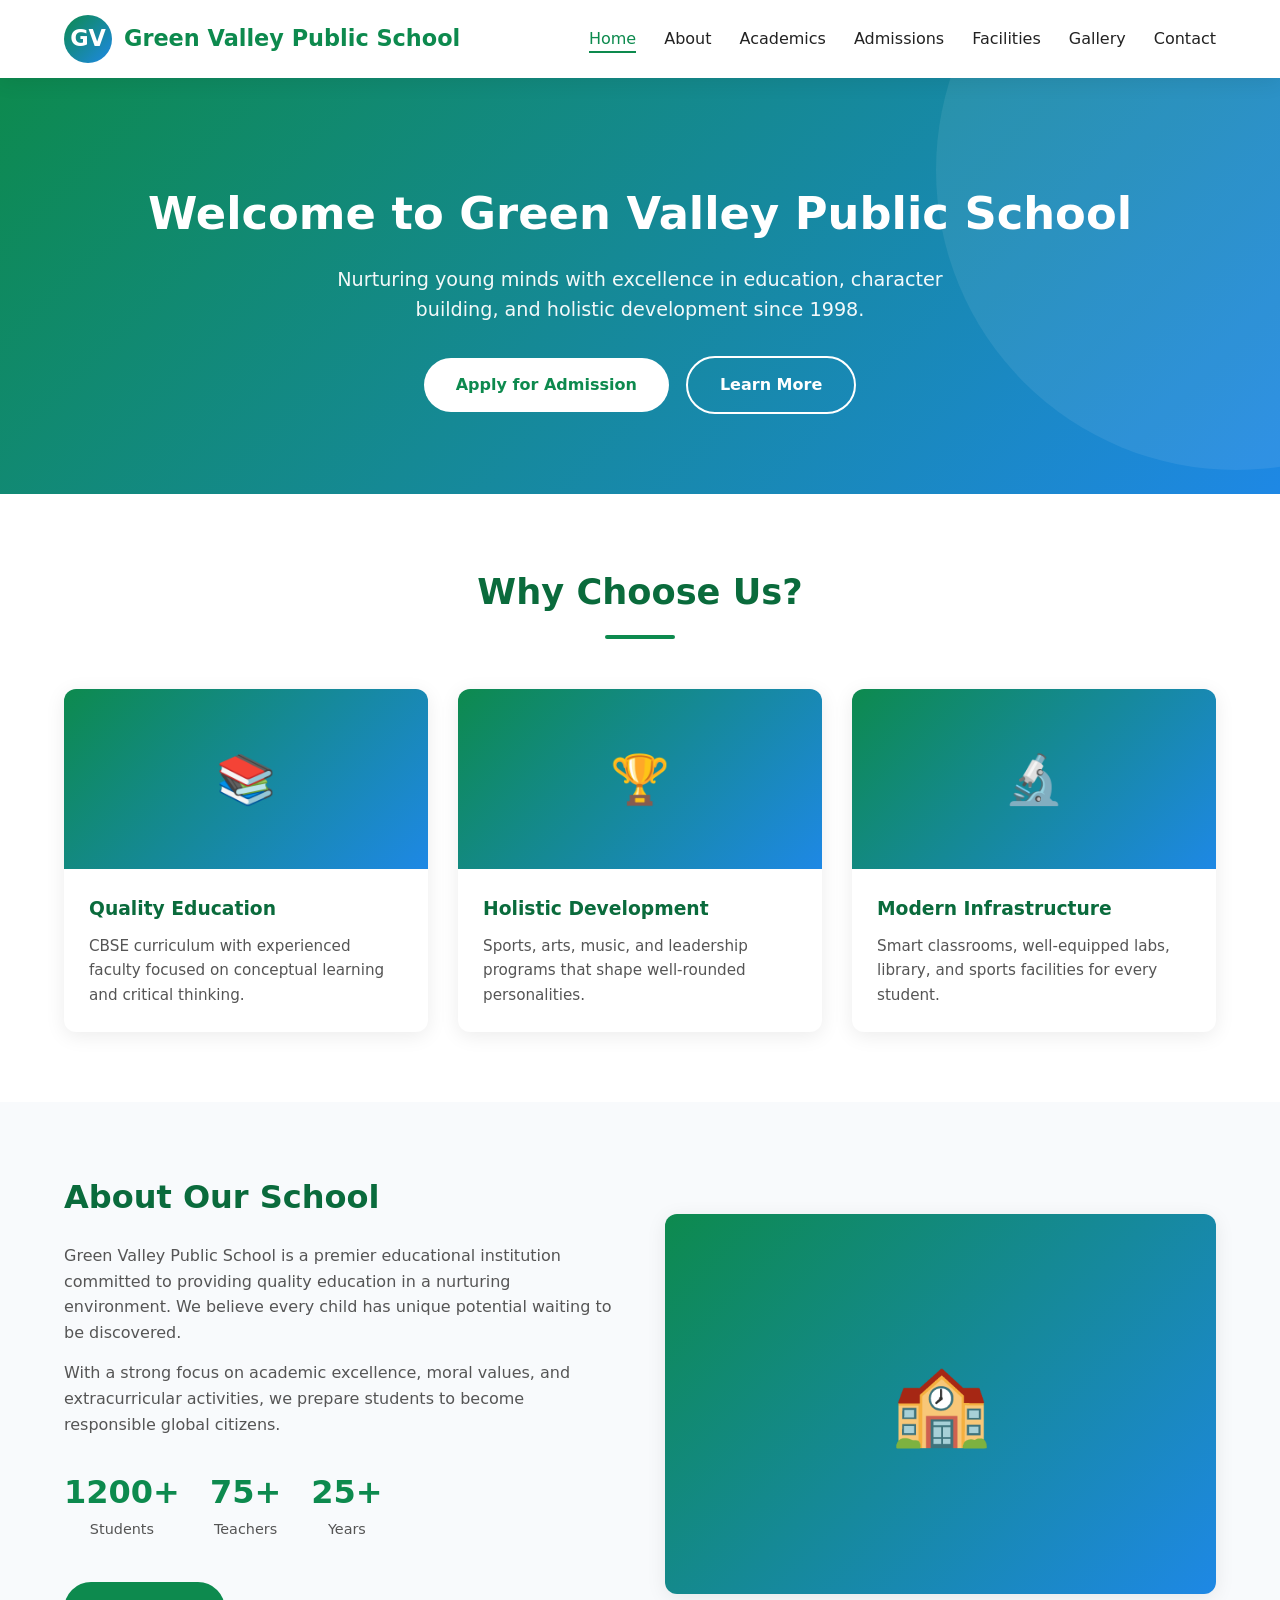
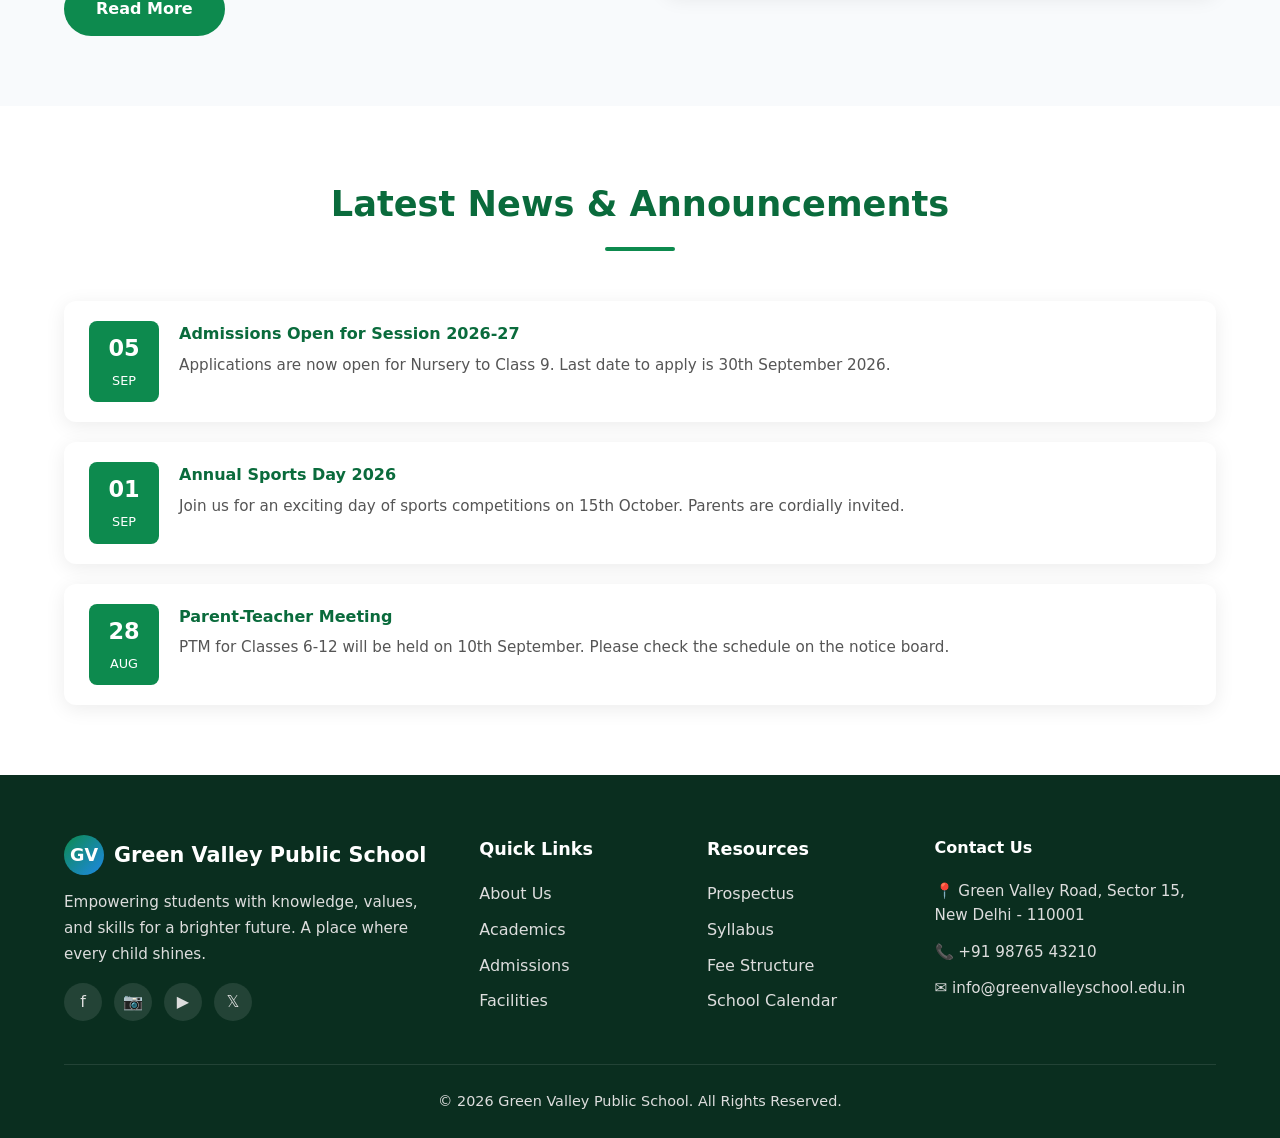
<file: index.html>
<!DOCTYPE html>
<html lang="en">
<head>
  <meta charset="UTF-8">
  <meta name="viewport" content="width=device-width, initial-scale=1.0">
  <title>Green Valley Public School | Home</title>
  <link rel="stylesheet" href="css/style.css">
</head>
<body>
  <!-- Header -->
  <header>
    <div class="container">
      <nav class="navbar">
        <a href="index.html" class="logo">
          <div class="logo-icon">GV</div>
          <span>Green Valley Public School</span>
        </a>
        <button class="menu-toggle">☰</button>
        <ul class="nav-links">
          <li><a href="index.html" class="active">Home</a></li>
          <li><a href="about.html">About</a></li>
          <li><a href="academics.html">Academics</a></li>
          <li><a href="admissions.html">Admissions</a></li>
          <li><a href="facilities.html">Facilities</a></li>
          <li><a href="gallery.html">Gallery</a></li>
          <li><a href="contact.html">Contact</a></li>
        </ul>
      </nav>
    </div>
  </header>

  <!-- Hero -->
  <section class="hero">
    <div class="container">
      <h1>Welcome to Green Valley Public School</h1>
      <p>Nurturing young minds with excellence in education, character building, and holistic development since 1998.</p>
      <div>
        <a href="admissions.html" class="btn btn-primary">Apply for Admission</a>
        <a href="about.html" class="btn btn-outline">Learn More</a>
      </div>
    </div>
  </section>

  <!-- Quick Features -->
  <section>
    <div class="container">
      <div class="section-title">
        <h2>Why Choose Us?</h2>
        <div class="line"></div>
      </div>
      <div class="cards">
        <div class="card">
          <div class="card-img">📚</div>
          <div class="card-body">
            <h3>Quality Education</h3>
            <p>CBSE curriculum with experienced faculty focused on conceptual learning and critical thinking.</p>
          </div>
        </div>
        <div class="card">
          <div class="card-img">🏆</div>
          <div class="card-body">
            <h3>Holistic Development</h3>
            <p>Sports, arts, music, and leadership programs that shape well-rounded personalities.</p>
          </div>
        </div>
        <div class="card">
          <div class="card-img">🔬</div>
          <div class="card-body">
            <h3>Modern Infrastructure</h3>
            <p>Smart classrooms, well-equipped labs, library, and sports facilities for every student.</p>
          </div>
        </div>
      </div>
    </div>
  </section>

  <!-- About Preview -->
  <section class="about-preview">
    <div class="container">
      <div class="about-grid">
        <div class="about-content">
          <h2>About Our School</h2>
          <p>Green Valley Public School is a premier educational institution committed to providing quality education in a nurturing environment. We believe every child has unique potential waiting to be discovered.</p>
          <p>With a strong focus on academic excellence, moral values, and extracurricular activities, we prepare students to become responsible global citizens.</p>
          <div class="stats">
            <div class="stat">
              <h3>1200+</h3>
              <p>Students</p>
            </div>
            <div class="stat">
              <h3>75+</h3>
              <p>Teachers</p>
            </div>
            <div class="stat">
              <h3>25+</h3>
              <p>Years</p>
            </div>
          </div>
          <br>
          <a href="about.html" class="btn btn-primary" style="background:var(--primary);color:white;">Read More</a>
        </div>
        <div class="about-img">🏫</div>
      </div>
    </div>
  </section>

  <!-- Latest News -->
  <section>
    <div class="container">
      <div class="section-title">
        <h2>Latest News & Announcements</h2>
        <div class="line"></div>
      </div>
      <div class="news-list">
        <div class="news-item">
          <div class="news-date">
            <span class="day">05</span>
            <span class="month">Sep</span>
          </div>
          <div class="news-content">
            <h4>Admissions Open for Session 2026-27</h4>
            <p>Applications are now open for Nursery to Class 9. Last date to apply is 30th September 2026.</p>
          </div>
        </div>
        <div class="news-item">
          <div class="news-date">
            <span class="day">01</span>
            <span class="month">Sep</span>
          </div>
          <div class="news-content">
            <h4>Annual Sports Day 2026</h4>
            <p>Join us for an exciting day of sports competitions on 15th October. Parents are cordially invited.</p>
          </div>
        </div>
        <div class="news-item">
          <div class="news-date">
            <span class="day">28</span>
            <span class="month">Aug</span>
          </div>
          <div class="news-content">
            <h4>Parent-Teacher Meeting</h4>
            <p>PTM for Classes 6-12 will be held on 10th September. Please check the schedule on the notice board.</p>
          </div>
        </div>
      </div>
    </div>
  </section>

  <!-- Footer -->
  <footer>
    <div class="container">
      <div class="footer-grid">
        <div class="footer-about">
          <div class="footer-logo">
            <div class="logo-icon" style="width:40px;height:40px;font-size:1.1rem;">GV</div>
            Green Valley Public School
          </div>
          <p>Empowering students with knowledge, values, and skills for a brighter future. A place where every child shines.</p>
          <div class="socials">
            <a href="#" title="Facebook">f</a>
            <a href="#" title="Instagram">📷</a>
            <a href="#" title="YouTube">▶</a>
            <a href="#" title="Twitter">𝕏</a>
          </div>
        </div>
        <div class="footer-links">
          <h4>Quick Links</h4>
          <ul>
            <li><a href="about.html">About Us</a></li>
            <li><a href="academics.html">Academics</a></li>
            <li><a href="admissions.html">Admissions</a></li>
            <li><a href="facilities.html">Facilities</a></li>
          </ul>
        </div>
        <div class="footer-links">
          <h4>Resources</h4>
          <ul>
            <li><a href="#">Prospectus</a></li>
            <li><a href="#">Syllabus</a></li>
            <li><a href="#">Fee Structure</a></li>
            <li><a href="#">School Calendar</a></li>
          </ul>
        </div>
        <div class="footer-contact">
          <h4 style="color:white;margin-bottom:18px;">Contact Us</h4>
          <p>📍 Green Valley Road, Sector 15, New Delhi - 110001</p>
          <p>📞 +91 98765 43210</p>
          <p>✉️ info@greenvalleyschool.edu.in</p>
        </div>
      </div>
      <div class="footer-bottom">
        <p>&copy; 2026 Green Valley Public School. All Rights Reserved.</p>
      </div>
    </div>
  </footer>

  <script src="js/script.js"></script>
</body>
</html>
</file>
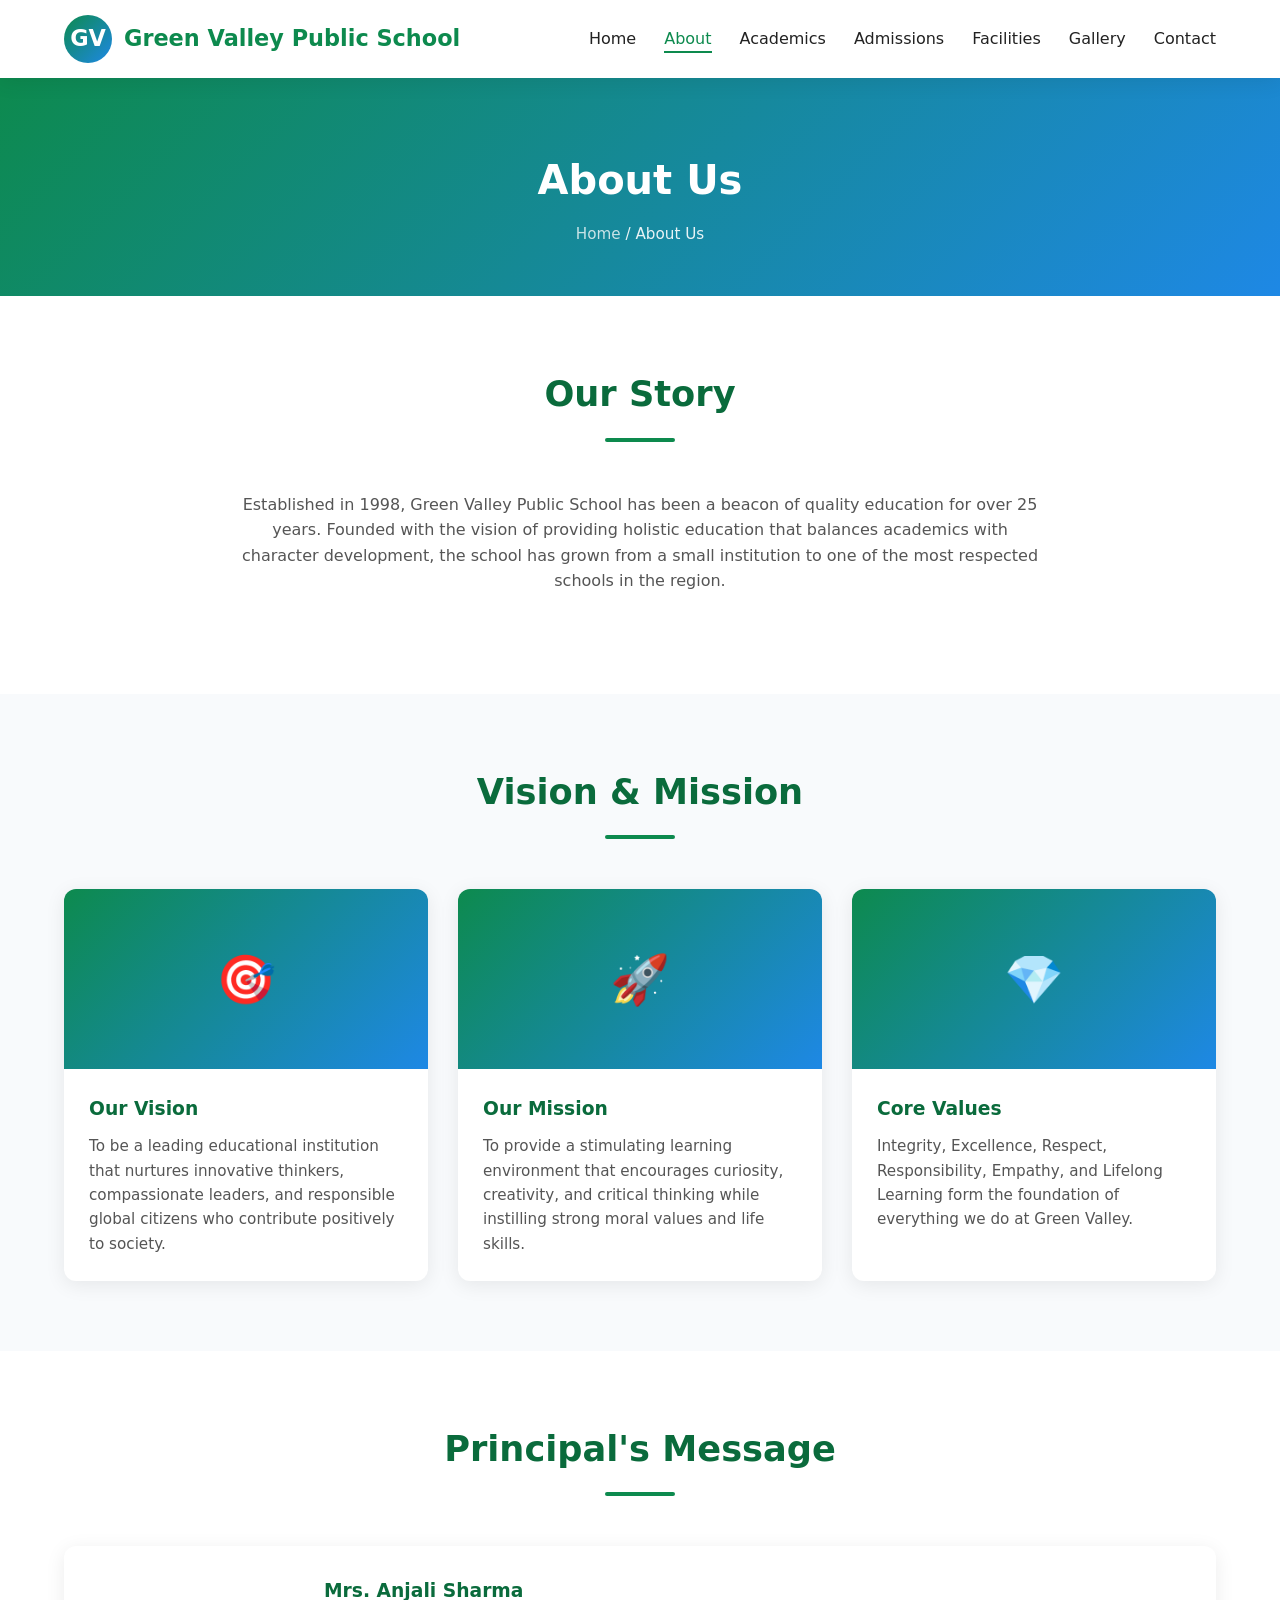
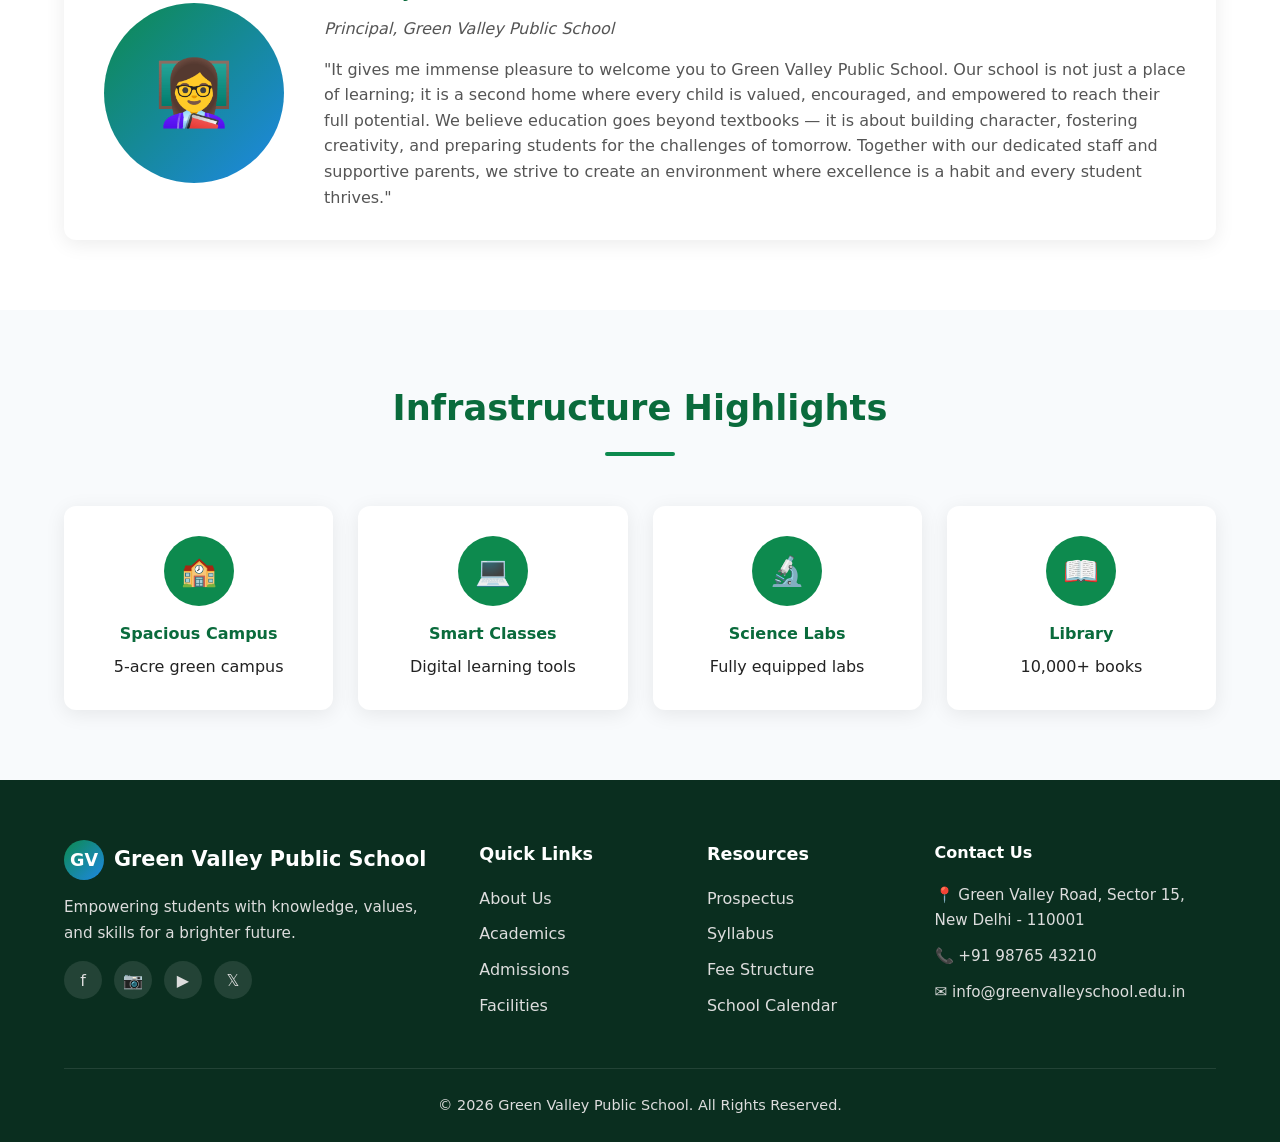
<file: about.html>
<!DOCTYPE html>
<html lang="en">
<head>
  <meta charset="UTF-8">
  <meta name="viewport" content="width=device-width, initial-scale=1.0">
  <title>About Us | Green Valley Public School</title>
  <link rel="stylesheet" href="css/style.css">
</head>
<body>
  <header>
    <div class="container">
      <nav class="navbar">
        <a href="index.html" class="logo">
          <div class="logo-icon">GV</div>
          <span>Green Valley Public School</span>
        </a>
        <button class="menu-toggle">☰</button>
        <ul class="nav-links">
          <li><a href="index.html">Home</a></li>
          <li><a href="about.html" class="active">About</a></li>
          <li><a href="academics.html">Academics</a></li>
          <li><a href="admissions.html">Admissions</a></li>
          <li><a href="facilities.html">Facilities</a></li>
          <li><a href="gallery.html">Gallery</a></li>
          <li><a href="contact.html">Contact</a></li>
        </ul>
      </nav>
    </div>
  </header>

  <section class="page-header">
    <div class="container">
      <h1>About Us</h1>
      <div class="breadcrumb"><a href="index.html">Home</a> / About Us</div>
    </div>
  </section>

  <section>
    <div class="container">
      <div class="section-title">
        <h2>Our Story</h2>
        <div class="line"></div>
      </div>
      <p style="max-width:800px;margin:0 auto 30px;text-align:center;color:var(--text-light);">
        Established in 1998, Green Valley Public School has been a beacon of quality education for over 25 years. 
        Founded with the vision of providing holistic education that balances academics with character development, 
        the school has grown from a small institution to one of the most respected schools in the region.
      </p>
    </div>
  </section>

  <section class="about-preview">
    <div class="container">
      <div class="section-title">
        <h2>Vision & Mission</h2>
        <div class="line"></div>
      </div>
      <div class="cards">
        <div class="card">
          <div class="card-img">🎯</div>
          <div class="card-body">
            <h3>Our Vision</h3>
            <p>To be a leading educational institution that nurtures innovative thinkers, compassionate leaders, and responsible global citizens who contribute positively to society.</p>
          </div>
        </div>
        <div class="card">
          <div class="card-img">🚀</div>
          <div class="card-body">
            <h3>Our Mission</h3>
            <p>To provide a stimulating learning environment that encourages curiosity, creativity, and critical thinking while instilling strong moral values and life skills.</p>
          </div>
        </div>
        <div class="card">
          <div class="card-img">💎</div>
          <div class="card-body">
            <h3>Core Values</h3>
            <p>Integrity, Excellence, Respect, Responsibility, Empathy, and Lifelong Learning form the foundation of everything we do at Green Valley.</p>
          </div>
        </div>
      </div>
    </div>
  </section>

  <section>
    <div class="container">
      <div class="section-title">
        <h2>Principal's Message</h2>
        <div class="line"></div>
      </div>
      <div class="principal-box">
        <div class="principal-photo">👩‍🏫</div>
        <div>
          <h3 style="color:var(--primary-dark);margin-bottom:10px;">Mrs. Anjali Sharma</h3>
          <p style="color:var(--text-light);margin-bottom:15px;font-style:italic;">Principal, Green Valley Public School</p>
          <p style="color:var(--text-light);">
            "It gives me immense pleasure to welcome you to Green Valley Public School. Our school is not just a place of learning; 
            it is a second home where every child is valued, encouraged, and empowered to reach their full potential. 
            We believe education goes beyond textbooks — it is about building character, fostering creativity, and preparing 
            students for the challenges of tomorrow. Together with our dedicated staff and supportive parents, we strive to 
            create an environment where excellence is a habit and every student thrives."
          </p>
        </div>
      </div>
    </div>
  </section>

  <section class="about-preview">
    <div class="container">
      <div class="section-title">
        <h2>Infrastructure Highlights</h2>
        <div class="line"></div>
      </div>
      <div class="facility-grid">
        <div class="facility-item">
          <div class="facility-icon">🏫</div>
          <h4>Spacious Campus</h4>
          <p>5-acre green campus</p>
        </div>
        <div class="facility-item">
          <div class="facility-icon">💻</div>
          <h4>Smart Classes</h4>
          <p>Digital learning tools</p>
        </div>
        <div class="facility-item">
          <div class="facility-icon">🔬</div>
          <h4>Science Labs</h4>
          <p>Fully equipped labs</p>
        </div>
        <div class="facility-item">
          <div class="facility-icon">📖</div>
          <h4>Library</h4>
          <p>10,000+ books</p>
        </div>
      </div>
    </div>
  </section>

  <footer>
    <div class="container">
      <div class="footer-grid">
        <div class="footer-about">
          <div class="footer-logo">
            <div class="logo-icon" style="width:40px;height:40px;font-size:1.1rem;">GV</div>
            Green Valley Public School
          </div>
          <p>Empowering students with knowledge, values, and skills for a brighter future.</p>
          <div class="socials">
            <a href="#">f</a>
            <a href="#">📷</a>
            <a href="#">▶</a>
            <a href="#">𝕏</a>
          </div>
        </div>
        <div class="footer-links">
          <h4>Quick Links</h4>
          <ul>
            <li><a href="about.html">About Us</a></li>
            <li><a href="academics.html">Academics</a></li>
            <li><a href="admissions.html">Admissions</a></li>
            <li><a href="facilities.html">Facilities</a></li>
          </ul>
        </div>
        <div class="footer-links">
          <h4>Resources</h4>
          <ul>
            <li><a href="#">Prospectus</a></li>
            <li><a href="#">Syllabus</a></li>
            <li><a href="#">Fee Structure</a></li>
            <li><a href="#">School Calendar</a></li>
          </ul>
        </div>
        <div class="footer-contact">
          <h4 style="color:white;margin-bottom:18px;">Contact Us</h4>
          <p>📍 Green Valley Road, Sector 15, New Delhi - 110001</p>
          <p>📞 +91 98765 43210</p>
          <p>✉️ info@greenvalleyschool.edu.in</p>
        </div>
      </div>
      <div class="footer-bottom">
        <p>&copy; 2026 Green Valley Public School. All Rights Reserved.</p>
      </div>
    </div>
  </footer>
  <script src="js/script.js"></script>
</body>
</html>
</file>
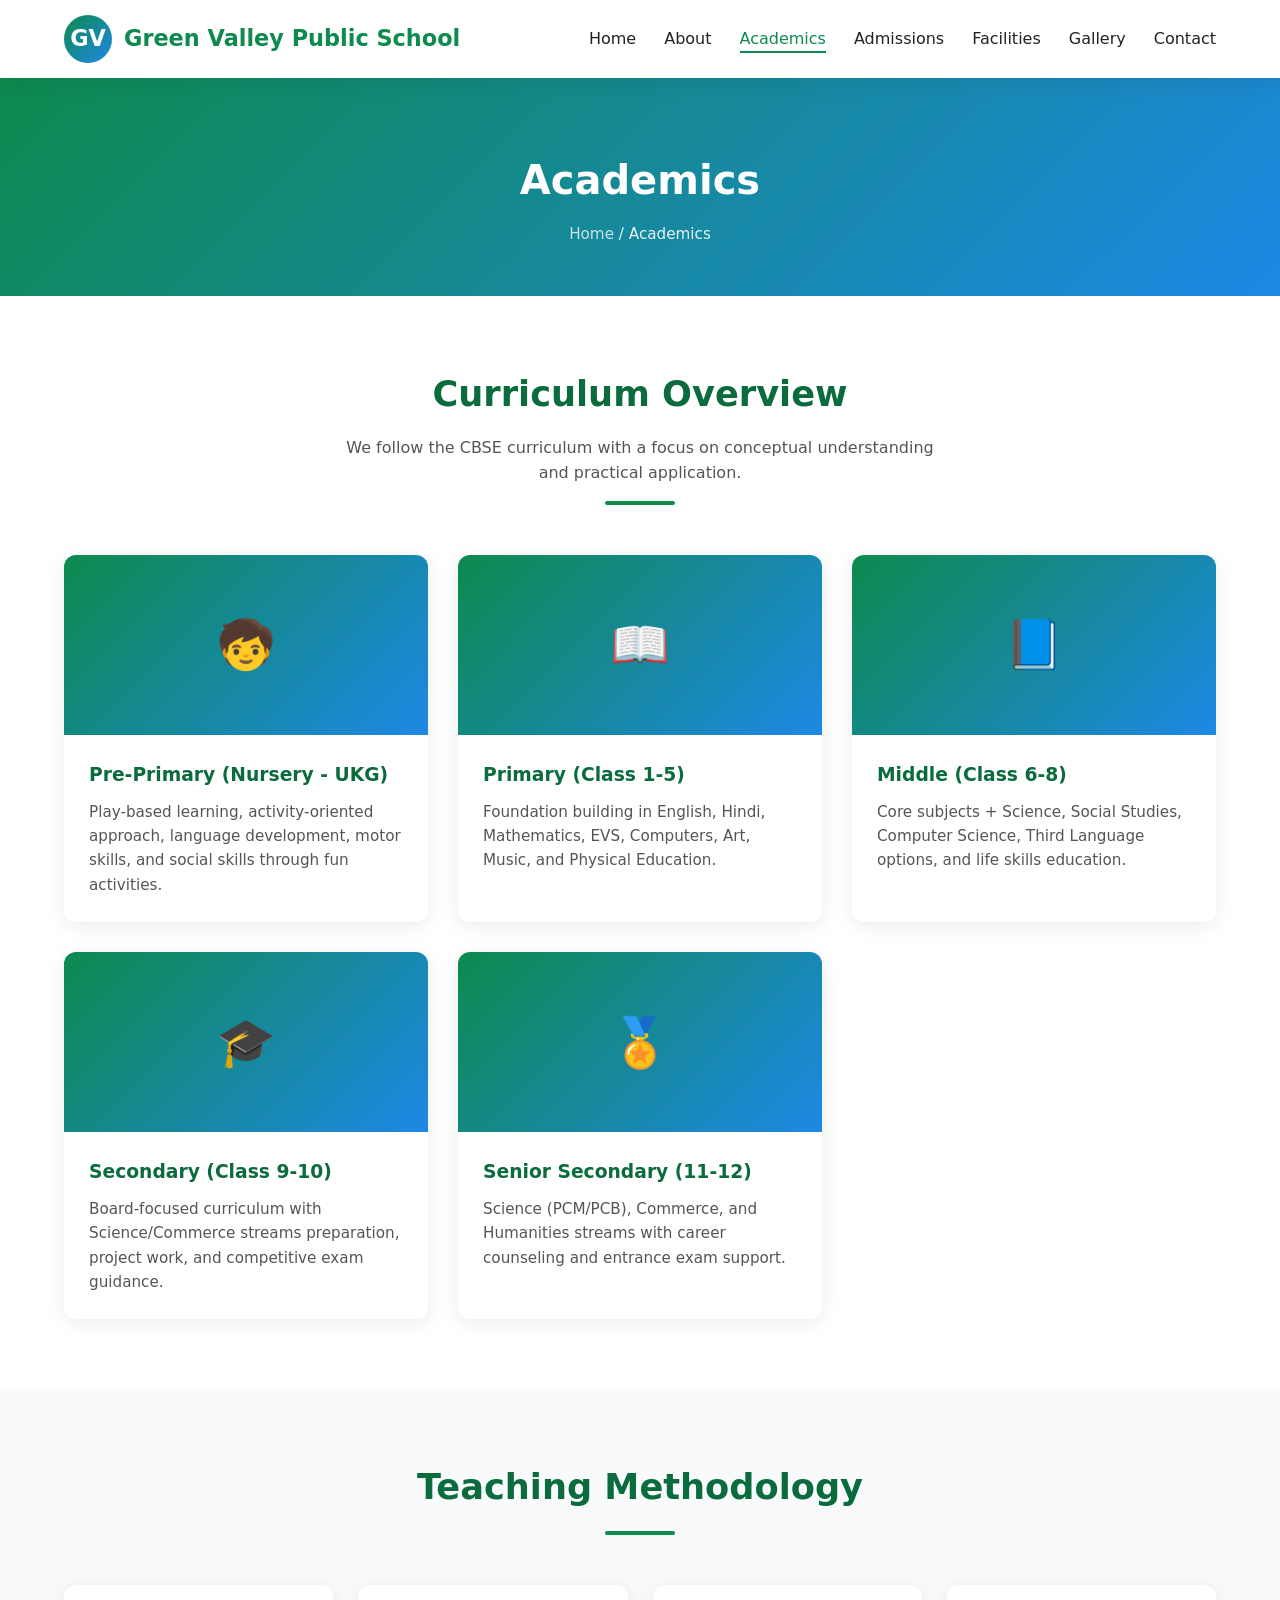
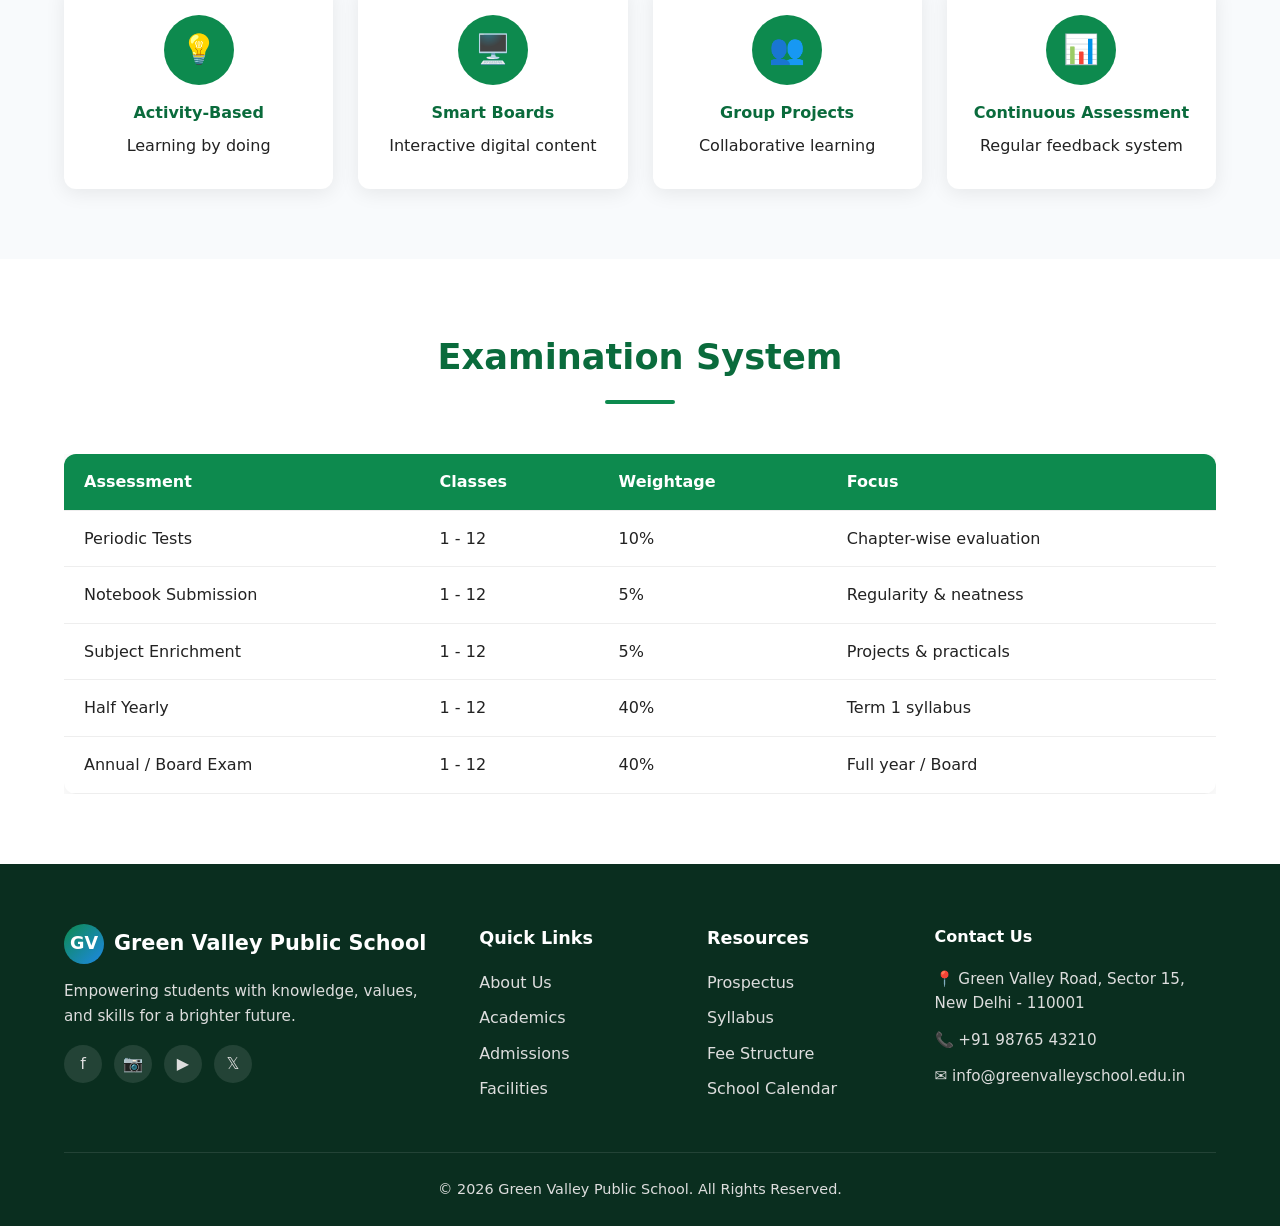
<file: academics.html>
<!DOCTYPE html>
<html lang="en">
<head>
  <meta charset="UTF-8">
  <meta name="viewport" content="width=device-width, initial-scale=1.0">
  <title>Academics | Green Valley Public School</title>
  <link rel="stylesheet" href="css/style.css">
</head>
<body>
  <header>
    <div class="container">
      <nav class="navbar">
        <a href="index.html" class="logo">
          <div class="logo-icon">GV</div>
          <span>Green Valley Public School</span>
        </a>
        <button class="menu-toggle">☰</button>
        <ul class="nav-links">
          <li><a href="index.html">Home</a></li>
          <li><a href="about.html">About</a></li>
          <li><a href="academics.html" class="active">Academics</a></li>
          <li><a href="admissions.html">Admissions</a></li>
          <li><a href="facilities.html">Facilities</a></li>
          <li><a href="gallery.html">Gallery</a></li>
          <li><a href="contact.html">Contact</a></li>
        </ul>
      </nav>
    </div>
  </header>

  <section class="page-header">
    <div class="container">
      <h1>Academics</h1>
      <div class="breadcrumb"><a href="index.html">Home</a> / Academics</div>
    </div>
  </section>

  <section>
    <div class="container">
      <div class="section-title">
        <h2>Curriculum Overview</h2>
        <p>We follow the CBSE curriculum with a focus on conceptual understanding and practical application.</p>
        <div class="line"></div>
      </div>
      <div class="cards">
        <div class="card">
          <div class="card-img">🧒</div>
          <div class="card-body">
            <h3>Pre-Primary (Nursery - UKG)</h3>
            <p>Play-based learning, activity-oriented approach, language development, motor skills, and social skills through fun activities.</p>
          </div>
        </div>
        <div class="card">
          <div class="card-img">📖</div>
          <div class="card-body">
            <h3>Primary (Class 1-5)</h3>
            <p>Foundation building in English, Hindi, Mathematics, EVS, Computers, Art, Music, and Physical Education.</p>
          </div>
        </div>
        <div class="card">
          <div class="card-img">📘</div>
          <div class="card-body">
            <h3>Middle (Class 6-8)</h3>
            <p>Core subjects + Science, Social Studies, Computer Science, Third Language options, and life skills education.</p>
          </div>
        </div>
        <div class="card">
          <div class="card-img">🎓</div>
          <div class="card-body">
            <h3>Secondary (Class 9-10)</h3>
            <p>Board-focused curriculum with Science/Commerce streams preparation, project work, and competitive exam guidance.</p>
          </div>
        </div>
        <div class="card">
          <div class="card-img">🏅</div>
          <div class="card-body">
            <h3>Senior Secondary (11-12)</h3>
            <p>Science (PCM/PCB), Commerce, and Humanities streams with career counseling and entrance exam support.</p>
          </div>
        </div>
      </div>
    </div>
  </section>

  <section class="about-preview">
    <div class="container">
      <div class="section-title">
        <h2>Teaching Methodology</h2>
        <div class="line"></div>
      </div>
      <div class="facility-grid">
        <div class="facility-item">
          <div class="facility-icon">💡</div>
          <h4>Activity-Based</h4>
          <p>Learning by doing</p>
        </div>
        <div class="facility-item">
          <div class="facility-icon">🖥️</div>
          <h4>Smart Boards</h4>
          <p>Interactive digital content</p>
        </div>
        <div class="facility-item">
          <div class="facility-icon">👥</div>
          <h4>Group Projects</h4>
          <p>Collaborative learning</p>
        </div>
        <div class="facility-item">
          <div class="facility-icon">📊</div>
          <h4>Continuous Assessment</h4>
          <p>Regular feedback system</p>
        </div>
      </div>
    </div>
  </section>

  <section>
    <div class="container">
      <div class="section-title">
        <h2>Examination System</h2>
        <div class="line"></div>
      </div>
      <div class="table-responsive">
        <table>
          <thead>
            <tr>
              <th>Assessment</th>
              <th>Classes</th>
              <th>Weightage</th>
              <th>Focus</th>
            </tr>
          </thead>
          <tbody>
            <tr>
              <td>Periodic Tests</td>
              <td>1 - 12</td>
              <td>10%</td>
              <td>Chapter-wise evaluation</td>
            </tr>
            <tr>
              <td>Notebook Submission</td>
              <td>1 - 12</td>
              <td>5%</td>
              <td>Regularity & neatness</td>
            </tr>
            <tr>
              <td>Subject Enrichment</td>
              <td>1 - 12</td>
              <td>5%</td>
              <td>Projects & practicals</td>
            </tr>
            <tr>
              <td>Half Yearly</td>
              <td>1 - 12</td>
              <td>40%</td>
              <td>Term 1 syllabus</td>
            </tr>
            <tr>
              <td>Annual / Board Exam</td>
              <td>1 - 12</td>
              <td>40%</td>
              <td>Full year / Board</td>
            </tr>
          </tbody>
        </table>
      </div>
    </div>
  </section>

  <footer>
    <div class="container">
      <div class="footer-grid">
        <div class="footer-about">
          <div class="footer-logo">
            <div class="logo-icon" style="width:40px;height:40px;font-size:1.1rem;">GV</div>
            Green Valley Public School
          </div>
          <p>Empowering students with knowledge, values, and skills for a brighter future.</p>
          <div class="socials">
            <a href="#">f</a>
            <a href="#">📷</a>
            <a href="#">▶</a>
            <a href="#">𝕏</a>
          </div>
        </div>
        <div class="footer-links">
          <h4>Quick Links</h4>
          <ul>
            <li><a href="about.html">About Us</a></li>
            <li><a href="academics.html">Academics</a></li>
            <li><a href="admissions.html">Admissions</a></li>
            <li><a href="facilities.html">Facilities</a></li>
          </ul>
        </div>
        <div class="footer-links">
          <h4>Resources</h4>
          <ul>
            <li><a href="#">Prospectus</a></li>
            <li><a href="#">Syllabus</a></li>
            <li><a href="#">Fee Structure</a></li>
            <li><a href="#">School Calendar</a></li>
          </ul>
        </div>
        <div class="footer-contact">
          <h4 style="color:white;margin-bottom:18px;">Contact Us</h4>
          <p>📍 Green Valley Road, Sector 15, New Delhi - 110001</p>
          <p>📞 +91 98765 43210</p>
          <p>✉️ info@greenvalleyschool.edu.in</p>
        </div>
      </div>
      <div class="footer-bottom">
        <p>&copy; 2026 Green Valley Public School. All Rights Reserved.</p>
      </div>
    </div>
  </footer>
  <script src="js/script.js"></script>
</body>
</html>
</file>
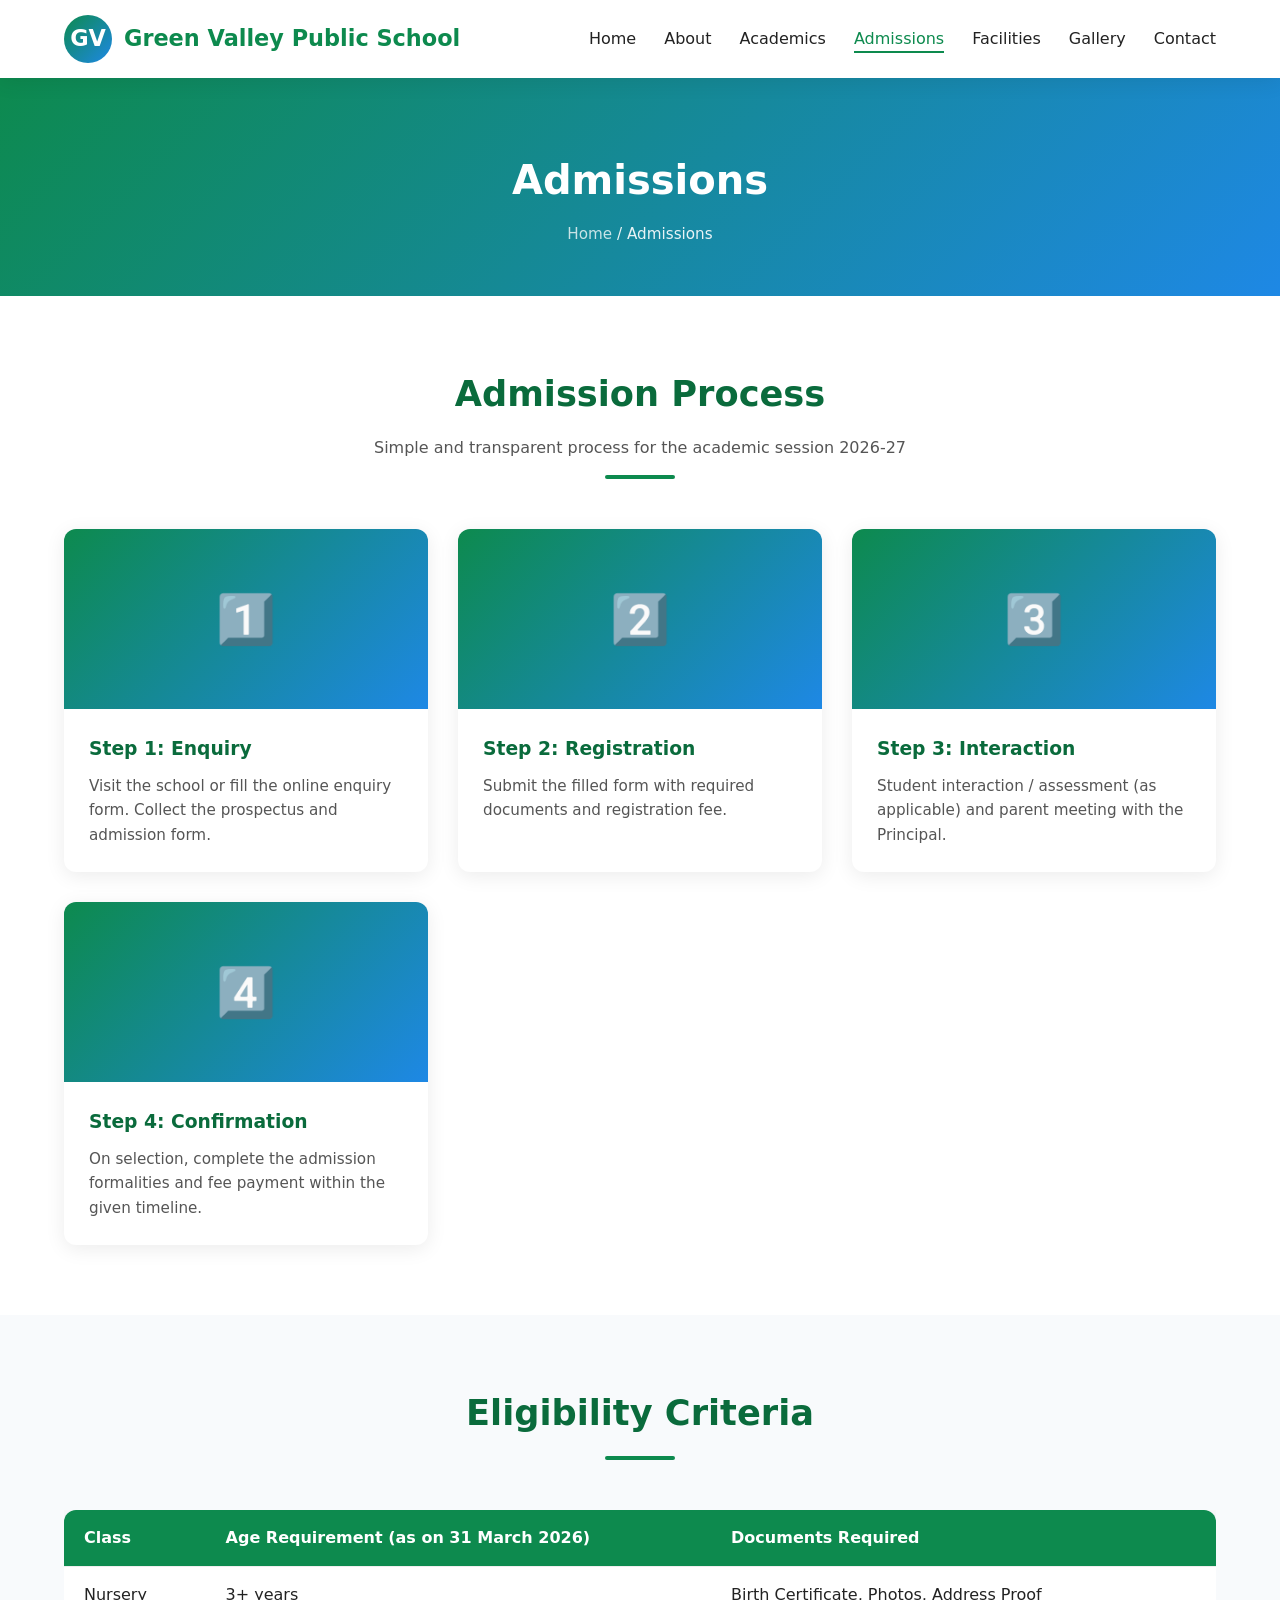
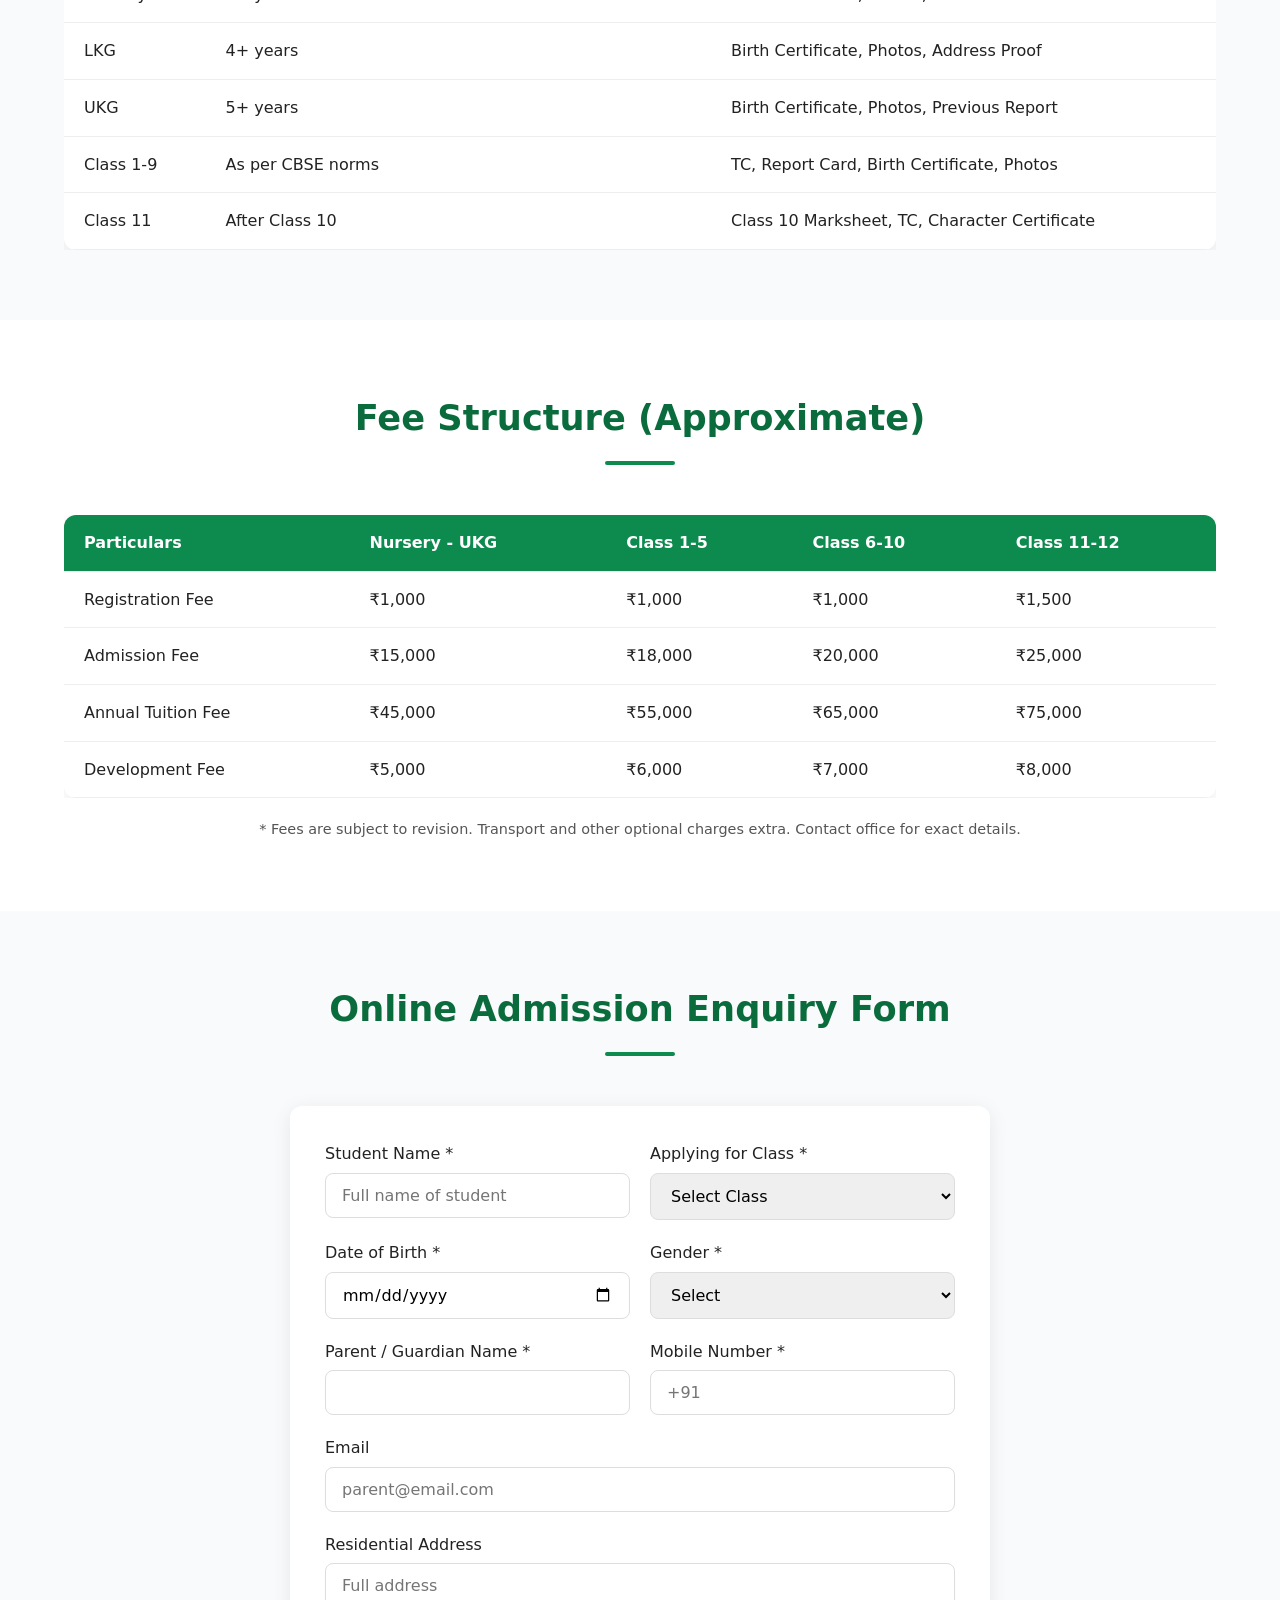
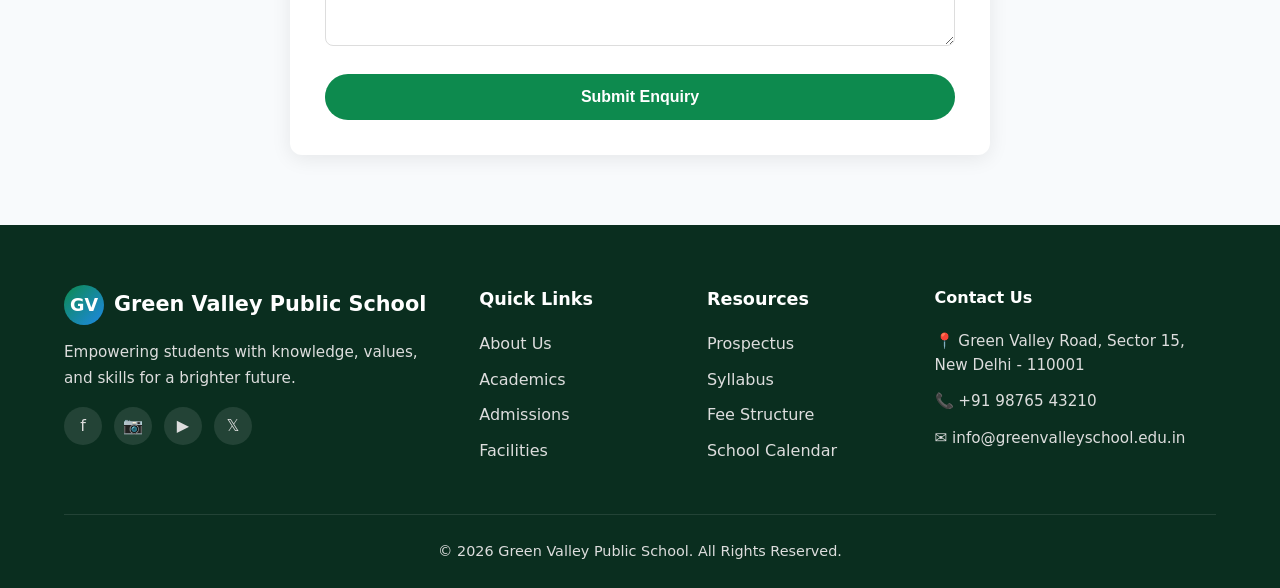
<file: admissions.html>
<!DOCTYPE html>
<html lang="en">
<head>
  <meta charset="UTF-8">
  <meta name="viewport" content="width=device-width, initial-scale=1.0">
  <title>Admissions | Green Valley Public School</title>
  <link rel="stylesheet" href="css/style.css">
</head>
<body>
  <header>
    <div class="container">
      <nav class="navbar">
        <a href="index.html" class="logo">
          <div class="logo-icon">GV</div>
          <span>Green Valley Public School</span>
        </a>
        <button class="menu-toggle">☰</button>
        <ul class="nav-links">
          <li><a href="index.html">Home</a></li>
          <li><a href="about.html">About</a></li>
          <li><a href="academics.html">Academics</a></li>
          <li><a href="admissions.html" class="active">Admissions</a></li>
          <li><a href="facilities.html">Facilities</a></li>
          <li><a href="gallery.html">Gallery</a></li>
          <li><a href="contact.html">Contact</a></li>
        </ul>
      </nav>
    </div>
  </header>

  <section class="page-header">
    <div class="container">
      <h1>Admissions</h1>
      <div class="breadcrumb"><a href="index.html">Home</a> / Admissions</div>
    </div>
  </section>

  <section>
    <div class="container">
      <div class="section-title">
        <h2>Admission Process</h2>
        <p>Simple and transparent process for the academic session 2026-27</p>
        <div class="line"></div>
      </div>
      <div class="cards">
        <div class="card">
          <div class="card-img">1️⃣</div>
          <div class="card-body">
            <h3>Step 1: Enquiry</h3>
            <p>Visit the school or fill the online enquiry form. Collect the prospectus and admission form.</p>
          </div>
        </div>
        <div class="card">
          <div class="card-img">2️⃣</div>
          <div class="card-body">
            <h3>Step 2: Registration</h3>
            <p>Submit the filled form with required documents and registration fee.</p>
          </div>
        </div>
        <div class="card">
          <div class="card-img">3️⃣</div>
          <div class="card-body">
            <h3>Step 3: Interaction</h3>
            <p>Student interaction / assessment (as applicable) and parent meeting with the Principal.</p>
          </div>
        </div>
        <div class="card">
          <div class="card-img">4️⃣</div>
          <div class="card-body">
            <h3>Step 4: Confirmation</h3>
            <p>On selection, complete the admission formalities and fee payment within the given timeline.</p>
          </div>
        </div>
      </div>
    </div>
  </section>

  <section class="about-preview">
    <div class="container">
      <div class="section-title">
        <h2>Eligibility Criteria</h2>
        <div class="line"></div>
      </div>
      <div class="table-responsive">
        <table>
          <thead>
            <tr>
              <th>Class</th>
              <th>Age Requirement (as on 31 March 2026)</th>
              <th>Documents Required</th>
            </tr>
          </thead>
          <tbody>
            <tr>
              <td>Nursery</td>
              <td>3+ years</td>
              <td>Birth Certificate, Photos, Address Proof</td>
            </tr>
            <tr>
              <td>LKG</td>
              <td>4+ years</td>
              <td>Birth Certificate, Photos, Address Proof</td>
            </tr>
            <tr>
              <td>UKG</td>
              <td>5+ years</td>
              <td>Birth Certificate, Photos, Previous Report</td>
            </tr>
            <tr>
              <td>Class 1-9</td>
              <td>As per CBSE norms</td>
              <td>TC, Report Card, Birth Certificate, Photos</td>
            </tr>
            <tr>
              <td>Class 11</td>
              <td>After Class 10</td>
              <td>Class 10 Marksheet, TC, Character Certificate</td>
            </tr>
          </tbody>
        </table>
      </div>
    </div>
  </section>

  <section>
    <div class="container">
      <div class="section-title">
        <h2>Fee Structure (Approximate)</h2>
        <div class="line"></div>
      </div>
      <div class="table-responsive">
        <table>
          <thead>
            <tr>
              <th>Particulars</th>
              <th>Nursery - UKG</th>
              <th>Class 1-5</th>
              <th>Class 6-10</th>
              <th>Class 11-12</th>
            </tr>
          </thead>
          <tbody>
            <tr>
              <td>Registration Fee</td>
              <td>₹1,000</td>
              <td>₹1,000</td>
              <td>₹1,000</td>
              <td>₹1,500</td>
            </tr>
            <tr>
              <td>Admission Fee</td>
              <td>₹15,000</td>
              <td>₹18,000</td>
              <td>₹20,000</td>
              <td>₹25,000</td>
            </tr>
            <tr>
              <td>Annual Tuition Fee</td>
              <td>₹45,000</td>
              <td>₹55,000</td>
              <td>₹65,000</td>
              <td>₹75,000</td>
            </tr>
            <tr>
              <td>Development Fee</td>
              <td>₹5,000</td>
              <td>₹6,000</td>
              <td>₹7,000</td>
              <td>₹8,000</td>
            </tr>
          </tbody>
        </table>
      </div>
      <p style="text-align:center;margin-top:20px;color:var(--text-light);font-size:0.9rem;">
        * Fees are subject to revision. Transport and other optional charges extra. Contact office for exact details.
      </p>
    </div>
  </section>

  <section class="about-preview">
    <div class="container">
      <div class="section-title">
        <h2>Online Admission Enquiry Form</h2>
        <div class="line"></div>
      </div>
      <form id="admissionForm" style="max-width:700px;margin:0 auto;background:white;padding:35px;border-radius:var(--radius);box-shadow:var(--shadow);">
        <div class="form-row">
          <div class="form-group">
            <label>Student Name *</label>
            <input type="text" required placeholder="Full name of student">
          </div>
          <div class="form-group">
            <label>Applying for Class *</label>
            <select required>
              <option value="">Select Class</option>
              <option>Nursery</option>
              <option>LKG</option>
              <option>UKG</option>
              <option>Class 1</option>
              <option>Class 2</option>
              <option>Class 3</option>
              <option>Class 4</option>
              <option>Class 5</option>
              <option>Class 6</option>
              <option>Class 7</option>
              <option>Class 8</option>
              <option>Class 9</option>
              <option>Class 11</option>
            </select>
          </div>
        </div>
        <div class="form-row">
          <div class="form-group">
            <label>Date of Birth *</label>
            <input type="date" required>
          </div>
          <div class="form-group">
            <label>Gender *</label>
            <select required>
              <option value="">Select</option>
              <option>Male</option>
              <option>Female</option>
              <option>Other</option>
            </select>
          </div>
        </div>
        <div class="form-row">
          <div class="form-group">
            <label>Parent / Guardian Name *</label>
            <input type="text" required>
          </div>
          <div class="form-group">
            <label>Mobile Number *</label>
            <input type="tel" required placeholder="+91">
          </div>
        </div>
        <div class="form-group">
          <label>Email</label>
          <input type="email" placeholder="parent@email.com">
        </div>
        <div class="form-group">
          <label>Residential Address</label>
          <textarea rows="3" placeholder="Full address"></textarea>
        </div>
        <button type="submit" class="btn btn-primary" style="background:var(--primary);color:white;width:100%;">Submit Enquiry</button>
      </form>
    </div>
  </section>

  <footer>
    <div class="container">
      <div class="footer-grid">
        <div class="footer-about">
          <div class="footer-logo">
            <div class="logo-icon" style="width:40px;height:40px;font-size:1.1rem;">GV</div>
            Green Valley Public School
          </div>
          <p>Empowering students with knowledge, values, and skills for a brighter future.</p>
          <div class="socials">
            <a href="#">f</a>
            <a href="#">📷</a>
            <a href="#">▶</a>
            <a href="#">𝕏</a>
          </div>
        </div>
        <div class="footer-links">
          <h4>Quick Links</h4>
          <ul>
            <li><a href="about.html">About Us</a></li>
            <li><a href="academics.html">Academics</a></li>
            <li><a href="admissions.html">Admissions</a></li>
            <li><a href="facilities.html">Facilities</a></li>
          </ul>
        </div>
        <div class="footer-links">
          <h4>Resources</h4>
          <ul>
            <li><a href="#">Prospectus</a></li>
            <li><a href="#">Syllabus</a></li>
            <li><a href="#">Fee Structure</a></li>
            <li><a href="#">School Calendar</a></li>
          </ul>
        </div>
        <div class="footer-contact">
          <h4 style="color:white;margin-bottom:18px;">Contact Us</h4>
          <p>📍 Green Valley Road, Sector 15, New Delhi - 110001</p>
          <p>📞 +91 98765 43210</p>
          <p>✉️ info@greenvalleyschool.edu.in</p>
        </div>
      </div>
      <div class="footer-bottom">
        <p>&copy; 2026 Green Valley Public School. All Rights Reserved.</p>
      </div>
    </div>
  </footer>
  <script src="js/script.js"></script>
</body>
</html>
</file>
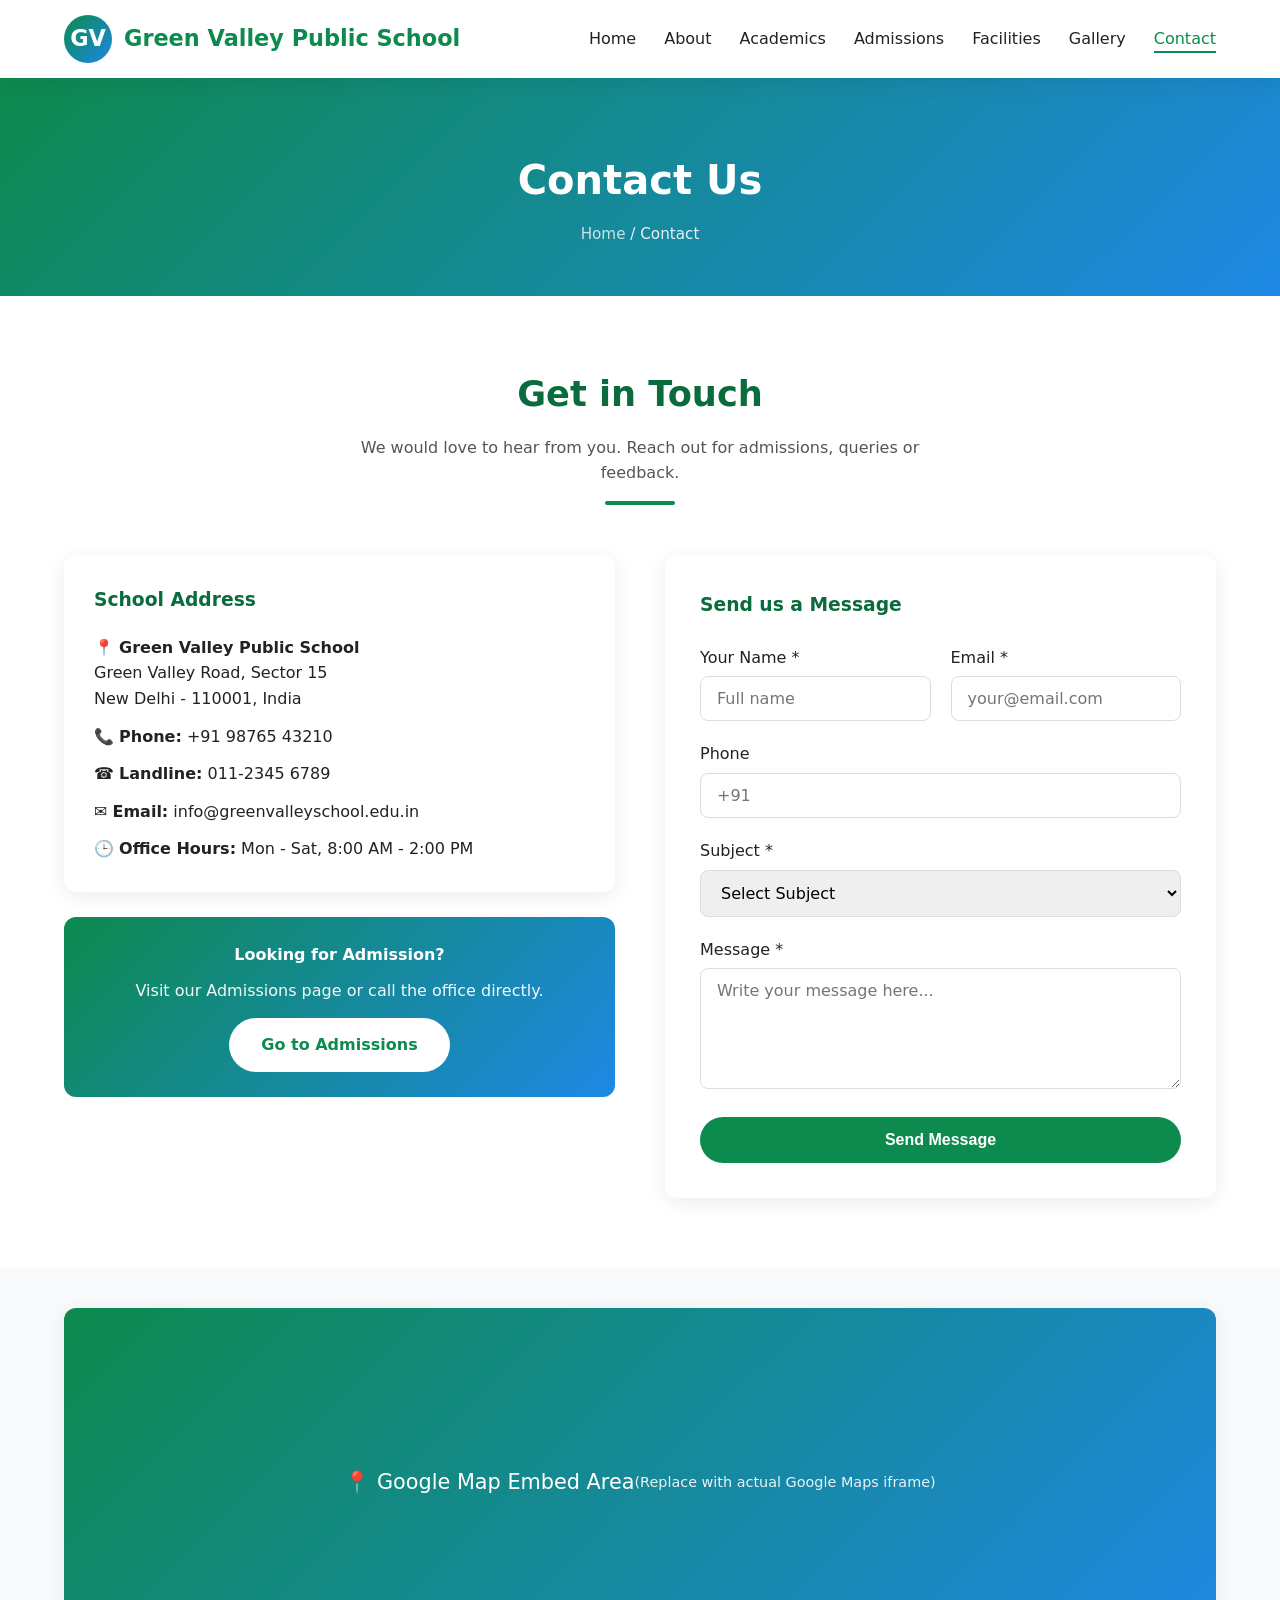
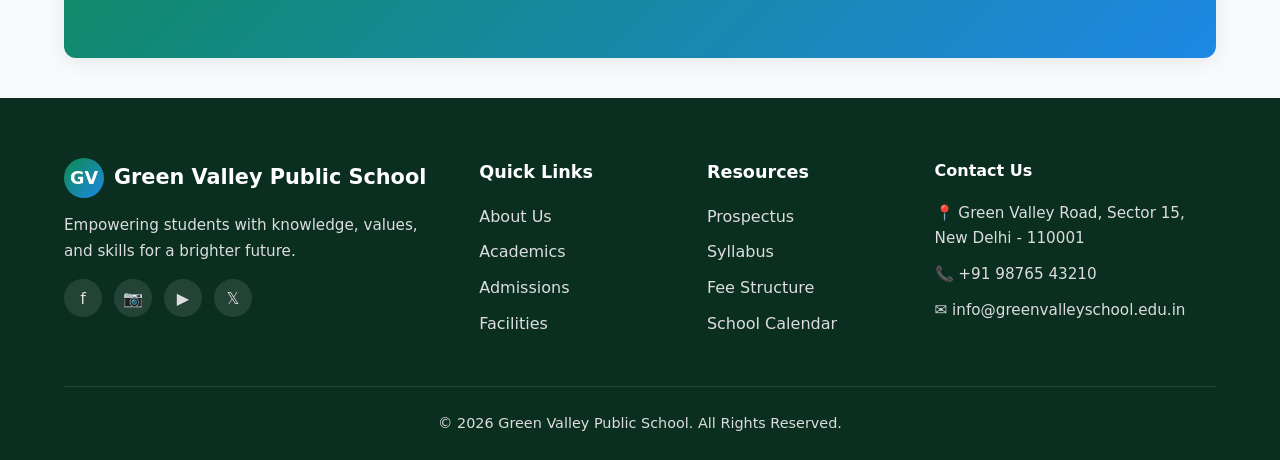
<file: contact.html>
<!DOCTYPE html>
<html lang="en">
<head>
  <meta charset="UTF-8">
  <meta name="viewport" content="width=device-width, initial-scale=1.0">
  <title>Contact Us | Green Valley Public School</title>
  <link rel="stylesheet" href="css/style.css">
</head>
<body>
  <header>
    <div class="container">
      <nav class="navbar">
        <a href="index.html" class="logo">
          <div class="logo-icon">GV</div>
          <span>Green Valley Public School</span>
        </a>
        <button class="menu-toggle">☰</button>
        <ul class="nav-links">
          <li><a href="index.html">Home</a></li>
          <li><a href="about.html">About</a></li>
          <li><a href="academics.html">Academics</a></li>
          <li><a href="admissions.html">Admissions</a></li>
          <li><a href="facilities.html">Facilities</a></li>
          <li><a href="gallery.html">Gallery</a></li>
          <li><a href="contact.html" class="active">Contact</a></li>
        </ul>
      </nav>
    </div>
  </header>

  <section class="page-header">
    <div class="container">
      <h1>Contact Us</h1>
      <div class="breadcrumb"><a href="index.html">Home</a> / Contact</div>
    </div>
  </section>

  <section>
    <div class="container">
      <div class="section-title">
        <h2>Get in Touch</h2>
        <p>We would love to hear from you. Reach out for admissions, queries or feedback.</p>
        <div class="line"></div>
      </div>

      <div class="about-grid" style="align-items:start;">
        <div>
          <div style="background:white;padding:30px;border-radius:var(--radius);box-shadow:var(--shadow);margin-bottom:25px;">
            <h3 style="color:var(--primary-dark);margin-bottom:20px;">School Address</h3>
            <p style="margin-bottom:12px;">📍 <strong>Green Valley Public School</strong><br>
            Green Valley Road, Sector 15<br>
            New Delhi - 110001, India</p>
            <p style="margin-bottom:12px;">📞 <strong>Phone:</strong> +91 98765 43210</p>
            <p style="margin-bottom:12px;">☎️ <strong>Landline:</strong> 011-2345 6789</p>
            <p style="margin-bottom:12px;">✉️ <strong>Email:</strong> info@greenvalleyschool.edu.in</p>
            <p>🕒 <strong>Office Hours:</strong> Mon - Sat, 8:00 AM - 2:00 PM</p>
          </div>

          <div style="background:linear-gradient(135deg,#0d8a4e,#1e88e5);color:white;padding:25px;border-radius:var(--radius);text-align:center;">
            <h4 style="margin-bottom:10px;">Looking for Admission?</h4>
            <p style="margin-bottom:15px;opacity:0.95;">Visit our Admissions page or call the office directly.</p>
            <a href="admissions.html" class="btn btn-primary">Go to Admissions</a>
          </div>
        </div>

        <div>
          <form id="contactForm" style="background:white;padding:35px;border-radius:var(--radius);box-shadow:var(--shadow);">
            <h3 style="color:var(--primary-dark);margin-bottom:25px;">Send us a Message</h3>
            <div class="form-row">
              <div class="form-group">
                <label>Your Name *</label>
                <input type="text" required placeholder="Full name">
              </div>
              <div class="form-group">
                <label>Email *</label>
                <input type="email" required placeholder="your@email.com">
              </div>
            </div>
            <div class="form-group">
              <label>Phone</label>
              <input type="tel" placeholder="+91">
            </div>
            <div class="form-group">
              <label>Subject *</label>
              <select required>
                <option value="">Select Subject</option>
                <option>Admission Enquiry</option>
                <option>General Query</option>
                <option>Feedback</option>
                <option>Complaint</option>
                <option>Other</option>
              </select>
            </div>
            <div class="form-group">
              <label>Message *</label>
              <textarea rows="5" required placeholder="Write your message here..."></textarea>
            </div>
            <button type="submit" class="btn btn-primary" style="background:var(--primary);color:white;width:100%;">Send Message</button>
          </form>
        </div>
      </div>
    </div>
  </section>

  <!-- Map Placeholder -->
  <section class="about-preview" style="padding:40px 0;">
    <div class="container">
      <div style="height:350px;background:linear-gradient(135deg,#0d8a4e,#1e88e5);border-radius:var(--radius);display:flex;align-items:center;justify-content:center;color:white;font-size:1.3rem;box-shadow:var(--shadow);">
        📍 Google Map Embed Area<br>
        <span style="font-size:0.9rem;opacity:0.9;">(Replace with actual Google Maps iframe)</span>
      </div>
    </div>
  </section>

  <footer>
    <div class="container">
      <div class="footer-grid">
        <div class="footer-about">
          <div class="footer-logo">
            <div class="logo-icon" style="width:40px;height:40px;font-size:1.1rem;">GV</div>
            Green Valley Public School
          </div>
          <p>Empowering students with knowledge, values, and skills for a brighter future.</p>
          <div class="socials">
            <a href="#">f</a>
            <a href="#">📷</a>
            <a href="#">▶</a>
            <a href="#">𝕏</a>
          </div>
        </div>
        <div class="footer-links">
          <h4>Quick Links</h4>
          <ul>
            <li><a href="about.html">About Us</a></li>
            <li><a href="academics.html">Academics</a></li>
            <li><a href="admissions.html">Admissions</a></li>
            <li><a href="facilities.html">Facilities</a></li>
          </ul>
        </div>
        <div class="footer-links">
          <h4>Resources</h4>
          <ul>
            <li><a href="#">Prospectus</a></li>
            <li><a href="#">Syllabus</a></li>
            <li><a href="#">Fee Structure</a></li>
            <li><a href="#">School Calendar</a></li>
          </ul>
        </div>
        <div class="footer-contact">
          <h4 style="color:white;margin-bottom:18px;">Contact Us</h4>
          <p>📍 Green Valley Road, Sector 15, New Delhi - 110001</p>
          <p>📞 +91 98765 43210</p>
          <p>✉️ info@greenvalleyschool.edu.in</p>
        </div>
      </div>
      <div class="footer-bottom">
        <p>&copy; 2026 Green Valley Public School. All Rights Reserved.</p>
      </div>
    </div>
  </footer>
  <script src="js/script.js"></script>
</body>
</html>
</file>
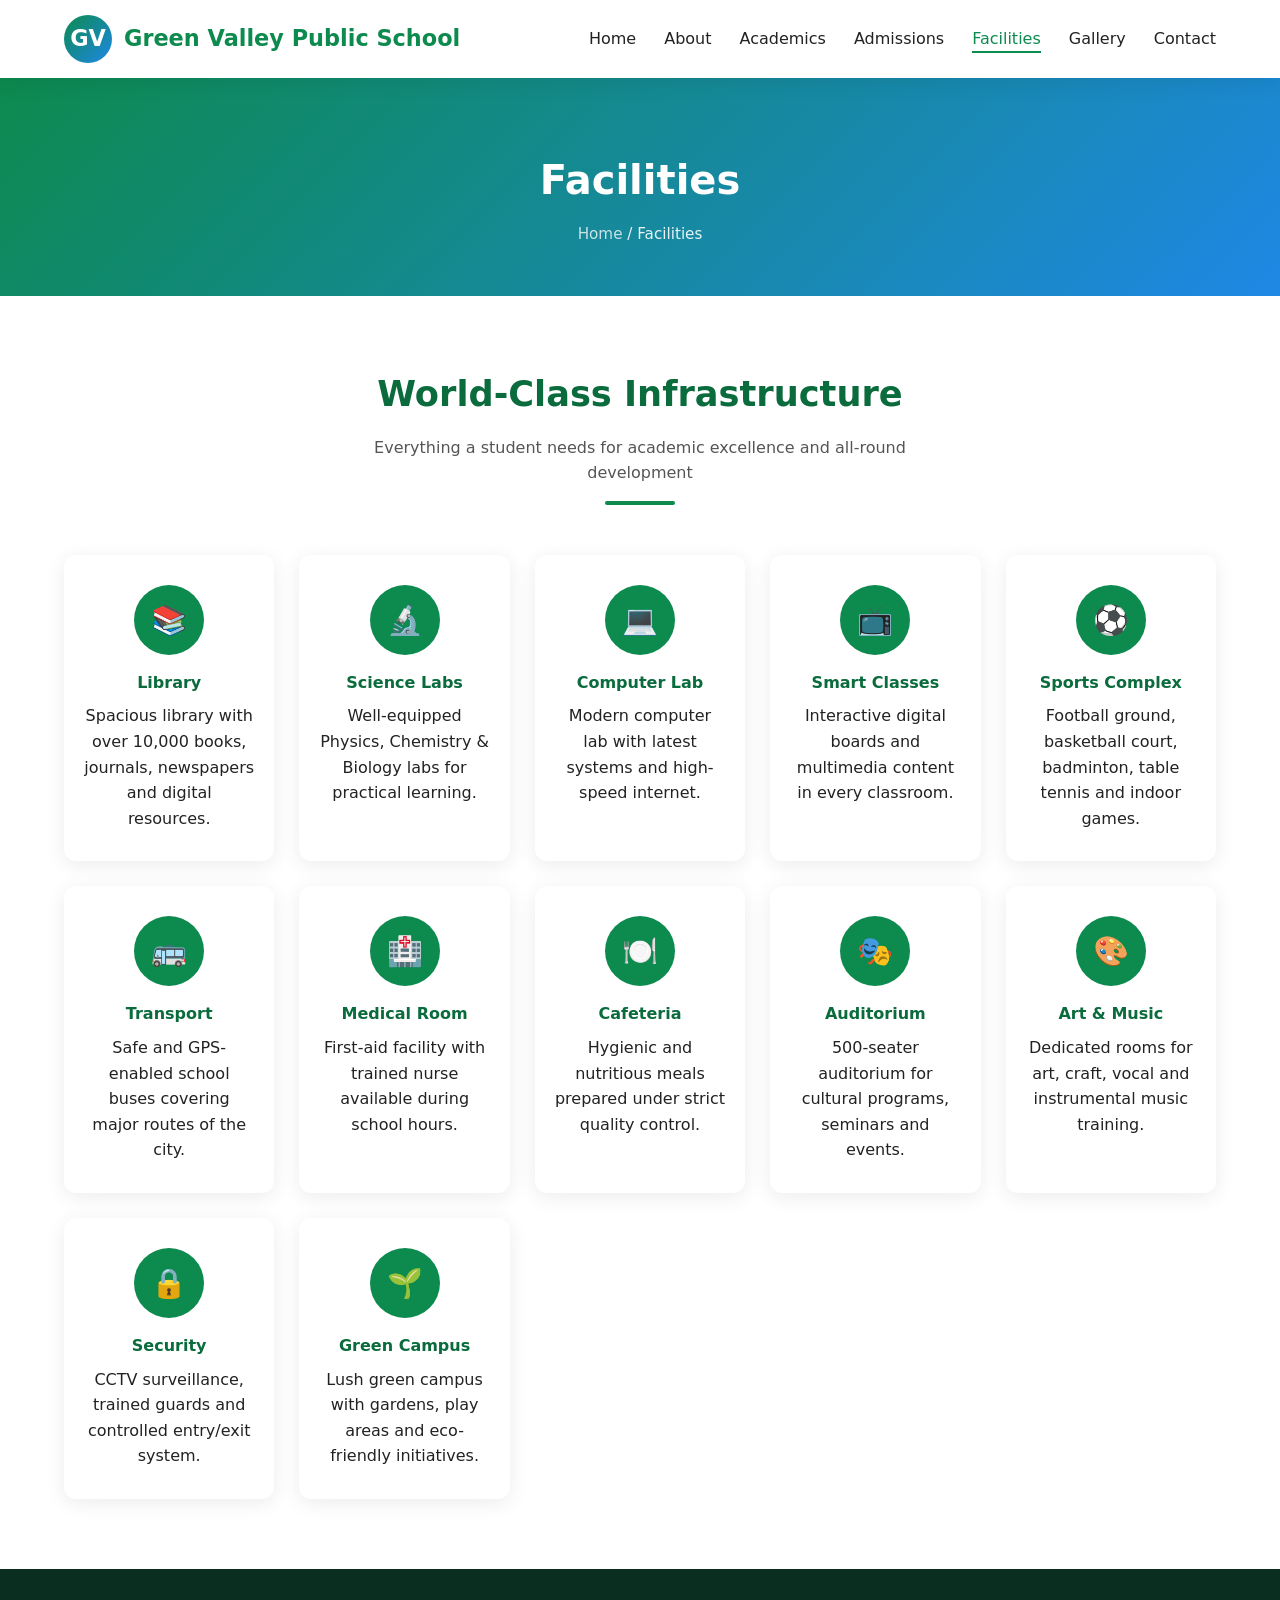
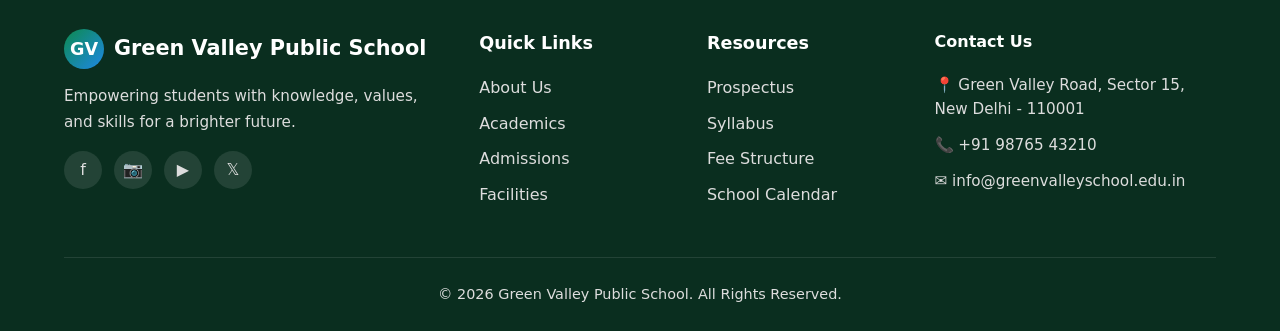
<file: facilities.html>
<!DOCTYPE html>
<html lang="en">
<head>
  <meta charset="UTF-8">
  <meta name="viewport" content="width=device-width, initial-scale=1.0">
  <title>Facilities | Green Valley Public School</title>
  <link rel="stylesheet" href="css/style.css">
</head>
<body>
  <header>
    <div class="container">
      <nav class="navbar">
        <a href="index.html" class="logo">
          <div class="logo-icon">GV</div>
          <span>Green Valley Public School</span>
        </a>
        <button class="menu-toggle">☰</button>
        <ul class="nav-links">
          <li><a href="index.html">Home</a></li>
          <li><a href="about.html">About</a></li>
          <li><a href="academics.html">Academics</a></li>
          <li><a href="admissions.html">Admissions</a></li>
          <li><a href="facilities.html" class="active">Facilities</a></li>
          <li><a href="gallery.html">Gallery</a></li>
          <li><a href="contact.html">Contact</a></li>
        </ul>
      </nav>
    </div>
  </header>

  <section class="page-header">
    <div class="container">
      <h1>Facilities</h1>
      <div class="breadcrumb"><a href="index.html">Home</a> / Facilities</div>
    </div>
  </section>

  <section>
    <div class="container">
      <div class="section-title">
        <h2>World-Class Infrastructure</h2>
        <p>Everything a student needs for academic excellence and all-round development</p>
        <div class="line"></div>
      </div>
      <div class="facility-grid">
        <div class="facility-item">
          <div class="facility-icon">📚</div>
          <h4>Library</h4>
          <p>Spacious library with over 10,000 books, journals, newspapers and digital resources.</p>
        </div>
        <div class="facility-item">
          <div class="facility-icon">🔬</div>
          <h4>Science Labs</h4>
          <p>Well-equipped Physics, Chemistry & Biology labs for practical learning.</p>
        </div>
        <div class="facility-item">
          <div class="facility-icon">💻</div>
          <h4>Computer Lab</h4>
          <p>Modern computer lab with latest systems and high-speed internet.</p>
        </div>
        <div class="facility-item">
          <div class="facility-icon">📺</div>
          <h4>Smart Classes</h4>
          <p>Interactive digital boards and multimedia content in every classroom.</p>
        </div>
        <div class="facility-item">
          <div class="facility-icon">⚽</div>
          <h4>Sports Complex</h4>
          <p>Football ground, basketball court, badminton, table tennis and indoor games.</p>
        </div>
        <div class="facility-item">
          <div class="facility-icon">🚌</div>
          <h4>Transport</h4>
          <p>Safe and GPS-enabled school buses covering major routes of the city.</p>
        </div>
        <div class="facility-item">
          <div class="facility-icon">🏥</div>
          <h4>Medical Room</h4>
          <p>First-aid facility with trained nurse available during school hours.</p>
        </div>
        <div class="facility-item">
          <div class="facility-icon">🍽️</div>
          <h4>Cafeteria</h4>
          <p>Hygienic and nutritious meals prepared under strict quality control.</p>
        </div>
        <div class="facility-item">
          <div class="facility-icon">🎭</div>
          <h4>Auditorium</h4>
          <p>500-seater auditorium for cultural programs, seminars and events.</p>
        </div>
        <div class="facility-item">
          <div class="facility-icon">🎨</div>
          <h4>Art & Music</h4>
          <p>Dedicated rooms for art, craft, vocal and instrumental music training.</p>
        </div>
        <div class="facility-item">
          <div class="facility-icon">🔒</div>
          <h4>Security</h4>
          <p>CCTV surveillance, trained guards and controlled entry/exit system.</p>
        </div>
        <div class="facility-item">
          <div class="facility-icon">🌱</div>
          <h4>Green Campus</h4>
          <p>Lush green campus with gardens, play areas and eco-friendly initiatives.</p>
        </div>
      </div>
    </div>
  </section>

  <footer>
    <div class="container">
      <div class="footer-grid">
        <div class="footer-about">
          <div class="footer-logo">
            <div class="logo-icon" style="width:40px;height:40px;font-size:1.1rem;">GV</div>
            Green Valley Public School
          </div>
          <p>Empowering students with knowledge, values, and skills for a brighter future.</p>
          <div class="socials">
            <a href="#">f</a>
            <a href="#">📷</a>
            <a href="#">▶</a>
            <a href="#">𝕏</a>
          </div>
        </div>
        <div class="footer-links">
          <h4>Quick Links</h4>
          <ul>
            <li><a href="about.html">About Us</a></li>
            <li><a href="academics.html">Academics</a></li>
            <li><a href="admissions.html">Admissions</a></li>
            <li><a href="facilities.html">Facilities</a></li>
          </ul>
        </div>
        <div class="footer-links">
          <h4>Resources</h4>
          <ul>
            <li><a href="#">Prospectus</a></li>
            <li><a href="#">Syllabus</a></li>
            <li><a href="#">Fee Structure</a></li>
            <li><a href="#">School Calendar</a></li>
          </ul>
        </div>
        <div class="footer-contact">
          <h4 style="color:white;margin-bottom:18px;">Contact Us</h4>
          <p>📍 Green Valley Road, Sector 15, New Delhi - 110001</p>
          <p>📞 +91 98765 43210</p>
          <p>✉️ info@greenvalleyschool.edu.in</p>
        </div>
      </div>
      <div class="footer-bottom">
        <p>&copy; 2026 Green Valley Public School. All Rights Reserved.</p>
      </div>
    </div>
  </footer>
  <script src="js/script.js"></script>
</body>
</html>
</file>
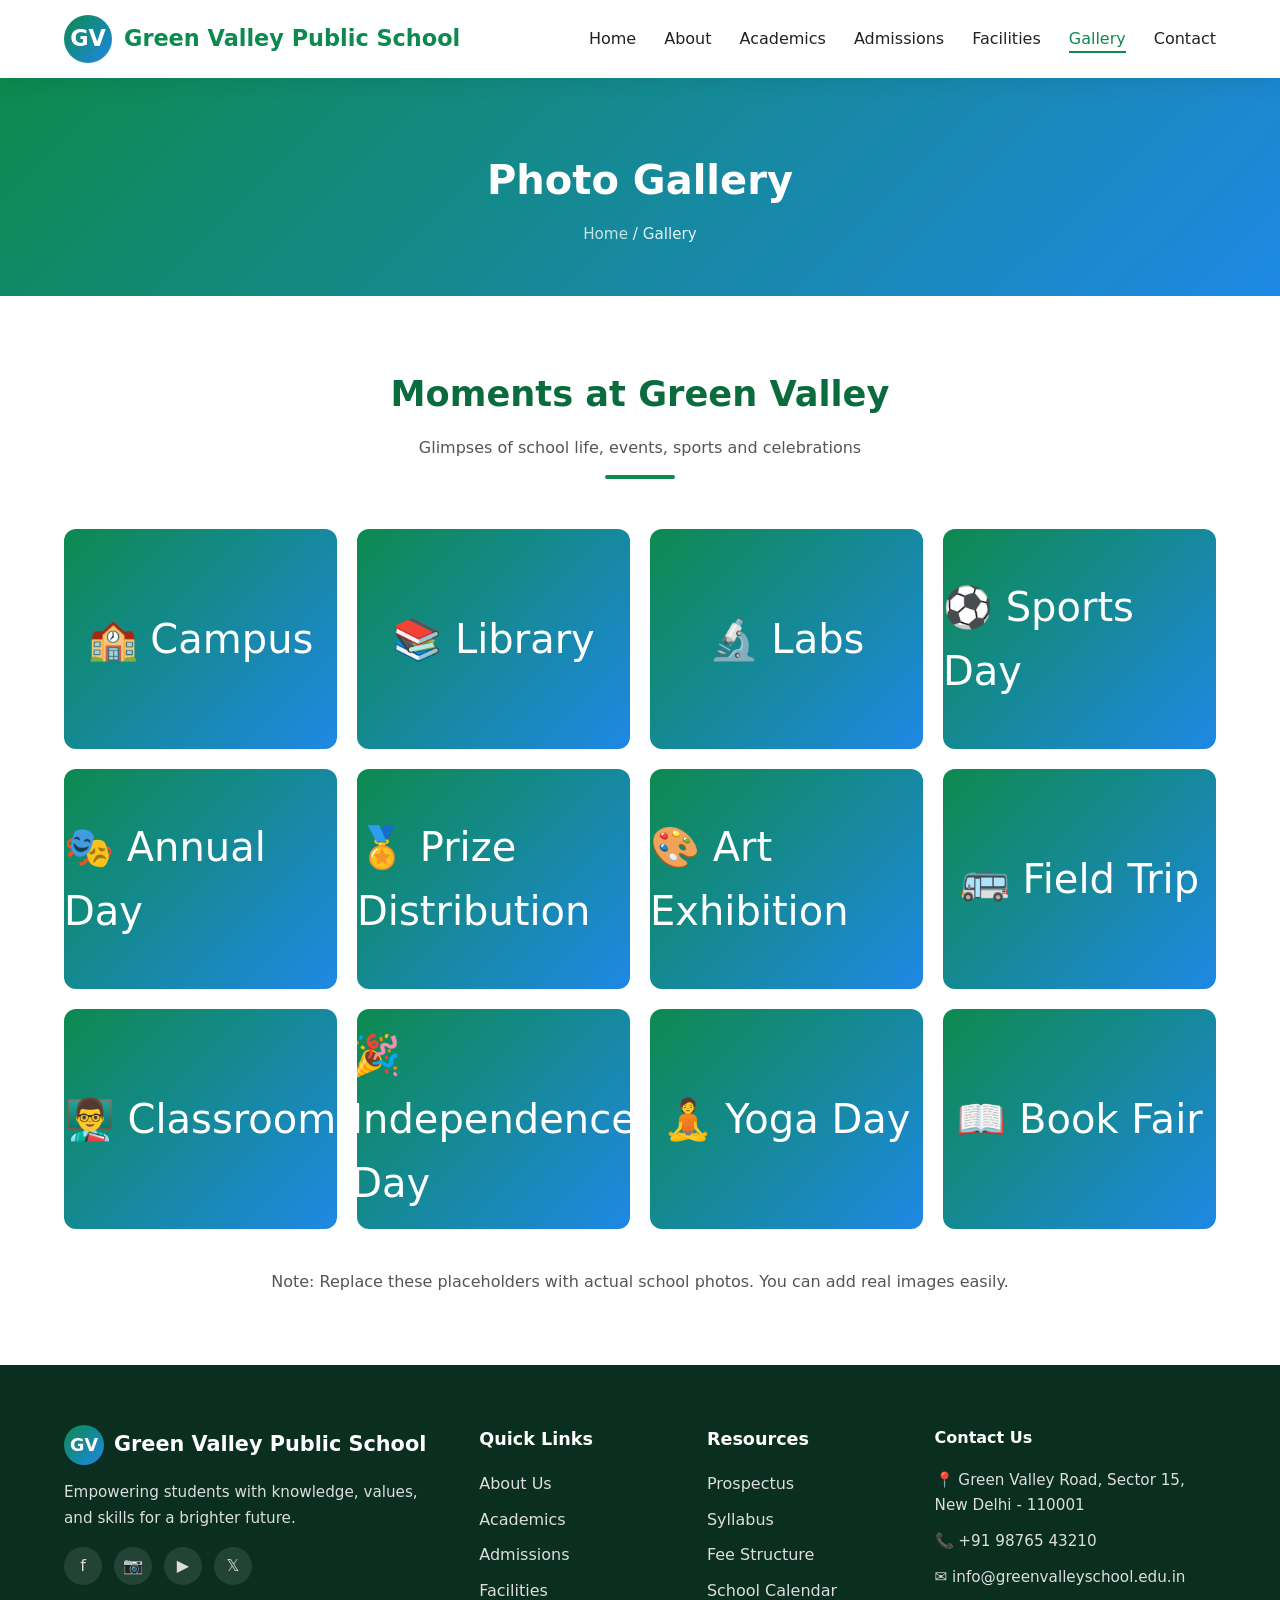
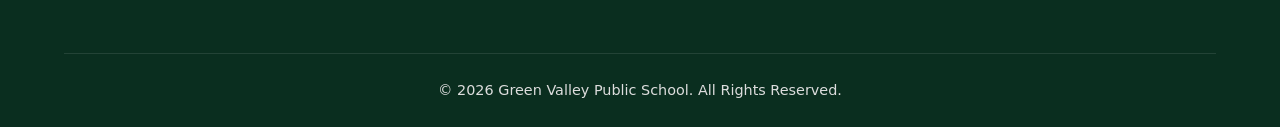
<file: gallery.html>
<!DOCTYPE html>
<html lang="en">
<head>
  <meta charset="UTF-8">
  <meta name="viewport" content="width=device-width, initial-scale=1.0">
  <title>Gallery | Green Valley Public School</title>
  <link rel="stylesheet" href="css/style.css">
</head>
<body>
  <header>
    <div class="container">
      <nav class="navbar">
        <a href="index.html" class="logo">
          <div class="logo-icon">GV</div>
          <span>Green Valley Public School</span>
        </a>
        <button class="menu-toggle">☰</button>
        <ul class="nav-links">
          <li><a href="index.html">Home</a></li>
          <li><a href="about.html">About</a></li>
          <li><a href="academics.html">Academics</a></li>
          <li><a href="admissions.html">Admissions</a></li>
          <li><a href="facilities.html">Facilities</a></li>
          <li><a href="gallery.html" class="active">Gallery</a></li>
          <li><a href="contact.html">Contact</a></li>
        </ul>
      </nav>
    </div>
  </header>

  <section class="page-header">
    <div class="container">
      <h1>Photo Gallery</h1>
      <div class="breadcrumb"><a href="index.html">Home</a> / Gallery</div>
    </div>
  </section>

  <section>
    <div class="container">
      <div class="section-title">
        <h2>Moments at Green Valley</h2>
        <p>Glimpses of school life, events, sports and celebrations</p>
        <div class="line"></div>
      </div>
      <div class="gallery-grid">
        <div class="gallery-item"><div class="placeholder">🏫 Campus</div></div>
        <div class="gallery-item"><div class="placeholder">📚 Library</div></div>
        <div class="gallery-item"><div class="placeholder">🔬 Labs</div></div>
        <div class="gallery-item"><div class="placeholder">⚽ Sports Day</div></div>
        <div class="gallery-item"><div class="placeholder">🎭 Annual Day</div></div>
        <div class="gallery-item"><div class="placeholder">🏅 Prize Distribution</div></div>
        <div class="gallery-item"><div class="placeholder">🎨 Art Exhibition</div></div>
        <div class="gallery-item"><div class="placeholder">🚌 Field Trip</div></div>
        <div class="gallery-item"><div class="placeholder">👨‍🏫 Classroom</div></div>
        <div class="gallery-item"><div class="placeholder">🎉 Independence Day</div></div>
        <div class="gallery-item"><div class="placeholder">🧘 Yoga Day</div></div>
        <div class="gallery-item"><div class="placeholder">📖 Book Fair</div></div>
      </div>
      <p style="text-align:center;margin-top:40px;color:var(--text-light);">
        Note: Replace these placeholders with actual school photos. You can add real images easily.
      </p>
    </div>
  </section>

  <footer>
    <div class="container">
      <div class="footer-grid">
        <div class="footer-about">
          <div class="footer-logo">
            <div class="logo-icon" style="width:40px;height:40px;font-size:1.1rem;">GV</div>
            Green Valley Public School
          </div>
          <p>Empowering students with knowledge, values, and skills for a brighter future.</p>
          <div class="socials">
            <a href="#">f</a>
            <a href="#">📷</a>
            <a href="#">▶</a>
            <a href="#">𝕏</a>
          </div>
        </div>
        <div class="footer-links">
          <h4>Quick Links</h4>
          <ul>
            <li><a href="about.html">About Us</a></li>
            <li><a href="academics.html">Academics</a></li>
            <li><a href="admissions.html">Admissions</a></li>
            <li><a href="facilities.html">Facilities</a></li>
          </ul>
        </div>
        <div class="footer-links">
          <h4>Resources</h4>
          <ul>
            <li><a href="#">Prospectus</a></li>
            <li><a href="#">Syllabus</a></li>
            <li><a href="#">Fee Structure</a></li>
            <li><a href="#">School Calendar</a></li>
          </ul>
        </div>
        <div class="footer-contact">
          <h4 style="color:white;margin-bottom:18px;">Contact Us</h4>
          <p>📍 Green Valley Road, Sector 15, New Delhi - 110001</p>
          <p>📞 +91 98765 43210</p>
          <p>✉️ info@greenvalleyschool.edu.in</p>
        </div>
      </div>
      <div class="footer-bottom">
        <p>&copy; 2026 Green Valley Public School. All Rights Reserved.</p>
      </div>
    </div>
  </footer>
  <script src="js/script.js"></script>
</body>
</html>
</file>
<file: css/style.css>
/* ===== Green Valley Public School - Modern Responsive CSS ===== */
:root {
  --primary: #0d8a4e;
  --primary-dark: #0a6b3c;
  --primary-light: #e8f5e9;
  --secondary: #1e88e5;
  --accent: #ffc107;
  --text: #222;
  --text-light: #555;
  --white: #ffffff;
  --light-bg: #f8fafc;
  --shadow: 0 4px 20px rgba(0,0,0,0.08);
  --radius: 12px;
  --transition: all 0.3s ease;
}

* {
  margin: 0;
  padding: 0;
  box-sizing: border-box;
}

html {
  scroll-behavior: smooth;
}

body {
  font-family: 'Segoe UI', system-ui, -apple-system, sans-serif;
  color: var(--text);
  line-height: 1.6;
  background: var(--white);
}

a {
  text-decoration: none;
  color: inherit;
  transition: var(--transition);
}

img {
  max-width: 100%;
  display: block;
}

.container {
  width: 90%;
  max-width: 1200px;
  margin: 0 auto;
}

/* ===== HEADER & NAV ===== */
header {
  background: var(--white);
  box-shadow: var(--shadow);
  position: sticky;
  top: 0;
  z-index: 1000;
}

.navbar {
  display: flex;
  justify-content: space-between;
  align-items: center;
  padding: 15px 0;
}

.logo {
  display: flex;
  align-items: center;
  gap: 12px;
  font-size: 1.4rem;
  font-weight: 700;
  color: var(--primary);
}

.logo-icon {
  width: 48px;
  height: 48px;
  background: linear-gradient(135deg, var(--primary), var(--secondary));
  border-radius: 50%;
  display: flex;
  align-items: center;
  justify-content: center;
  color: white;
  font-size: 1.4rem;
  font-weight: bold;
}

.nav-links {
  display: flex;
  gap: 28px;
  list-style: none;
}

.nav-links a {
  font-weight: 500;
  color: var(--text);
  position: relative;
  padding: 5px 0;
}

.nav-links a:hover,
.nav-links a.active {
  color: var(--primary);
}

.nav-links a::after {
  content: '';
  position: absolute;
  bottom: 0;
  left: 0;
  width: 0;
  height: 2px;
  background: var(--primary);
  transition: var(--transition);
}

.nav-links a:hover::after,
.nav-links a.active::after {
  width: 100%;
}

.menu-toggle {
  display: none;
  font-size: 1.6rem;
  cursor: pointer;
  color: var(--primary);
  background: none;
  border: none;
}

/* ===== HERO ===== */
.hero {
  background: linear-gradient(135deg, #0d8a4e 0%, #1e88e5 100%);
  color: white;
  padding: 100px 0 80px;
  text-align: center;
  position: relative;
  overflow: hidden;
}

.hero::before {
  content: '';
  position: absolute;
  top: -50%;
  right: -20%;
  width: 600px;
  height: 600px;
  background: rgba(255,255,255,0.08);
  border-radius: 50%;
}

.hero h1 {
  font-size: 2.8rem;
  margin-bottom: 15px;
  font-weight: 700;
}

.hero p {
  font-size: 1.2rem;
  max-width: 650px;
  margin: 0 auto 30px;
  opacity: 0.95;
}

.btn {
  display: inline-block;
  padding: 14px 32px;
  border-radius: 50px;
  font-weight: 600;
  transition: var(--transition);
  cursor: pointer;
  border: none;
  font-size: 1rem;
}

.btn-primary {
  background: white;
  color: var(--primary);
}

.btn-primary:hover {
  background: var(--primary-light);
  transform: translateY(-3px);
  box-shadow: 0 8px 25px rgba(0,0,0,0.15);
}

.btn-outline {
  background: transparent;
  border: 2px solid white;
  color: white;
  margin-left: 12px;
}

.btn-outline:hover {
  background: white;
  color: var(--primary);
}

/* ===== SECTIONS ===== */
section {
  padding: 70px 0;
}

.section-title {
  text-align: center;
  margin-bottom: 50px;
}

.section-title h2 {
  font-size: 2.2rem;
  color: var(--primary-dark);
  margin-bottom: 12px;
}

.section-title p {
  color: var(--text-light);
  max-width: 600px;
  margin: 0 auto;
}

.section-title .line {
  width: 70px;
  height: 4px;
  background: var(--primary);
  margin: 15px auto 0;
  border-radius: 2px;
}

/* ===== CARDS ===== */
.cards {
  display: grid;
  grid-template-columns: repeat(auto-fit, minmax(280px, 1fr));
  gap: 30px;
}

.card {
  background: white;
  border-radius: var(--radius);
  box-shadow: var(--shadow);
  overflow: hidden;
  transition: var(--transition);
}

.card:hover {
  transform: translateY(-8px);
  box-shadow: 0 12px 30px rgba(0,0,0,0.12);
}

.card-img {
  height: 180px;
  background: linear-gradient(135deg, var(--primary), var(--secondary));
  display: flex;
  align-items: center;
  justify-content: center;
  color: white;
  font-size: 3rem;
}

.card-body {
  padding: 25px;
}

.card-body h3 {
  margin-bottom: 10px;
  color: var(--primary-dark);
}

.card-body p {
  color: var(--text-light);
  font-size: 0.95rem;
}

/* ===== ABOUT PREVIEW ===== */
.about-preview {
  background: var(--light-bg);
}

.about-grid {
  display: grid;
  grid-template-columns: 1fr 1fr;
  gap: 50px;
  align-items: center;
}

.about-content h2 {
  font-size: 2rem;
  color: var(--primary-dark);
  margin-bottom: 20px;
}

.about-content p {
  margin-bottom: 15px;
  color: var(--text-light);
}

.stats {
  display: flex;
  gap: 30px;
  margin-top: 30px;
}

.stat {
  text-align: center;
}

.stat h3 {
  font-size: 2rem;
  color: var(--primary);
}

.stat p {
  font-size: 0.9rem;
  color: var(--text-light);
}

.about-img {
  height: 380px;
  background: linear-gradient(135deg, #0d8a4e, #1e88e5);
  border-radius: var(--radius);
  display: flex;
  align-items: center;
  justify-content: center;
  color: white;
  font-size: 5rem;
  box-shadow: var(--shadow);
}

/* ===== NEWS / ANNOUNCEMENTS ===== */
.news-list {
  display: grid;
  gap: 20px;
}

.news-item {
  background: white;
  padding: 20px 25px;
  border-radius: var(--radius);
  box-shadow: var(--shadow);
  display: flex;
  gap: 20px;
  align-items: flex-start;
  transition: var(--transition);
}

.news-item:hover {
  transform: translateX(5px);
}

.news-date {
  background: var(--primary);
  color: white;
  padding: 10px 15px;
  border-radius: 8px;
  text-align: center;
  min-width: 70px;
}

.news-date .day {
  font-size: 1.4rem;
  font-weight: 700;
  display: block;
}

.news-date .month {
  font-size: 0.8rem;
  text-transform: uppercase;
}

.news-content h4 {
  margin-bottom: 6px;
  color: var(--primary-dark);
}

.news-content p {
  color: var(--text-light);
  font-size: 0.95rem;
}

/* ===== FACILITIES ICONS ===== */
.facility-grid {
  display: grid;
  grid-template-columns: repeat(auto-fit, minmax(200px, 1fr));
  gap: 25px;
}

.facility-item {
  text-align: center;
  padding: 30px 20px;
  background: white;
  border-radius: var(--radius);
  box-shadow: var(--shadow);
  transition: var(--transition);
}

.facility-item:hover {
  transform: translateY(-6px);
  background: var(--primary-light);
}

.facility-icon {
  width: 70px;
  height: 70px;
  background: var(--primary);
  color: white;
  border-radius: 50%;
  display: flex;
  align-items: center;
  justify-content: center;
  font-size: 1.8rem;
  margin: 0 auto 15px;
}

.facility-item h4 {
  color: var(--primary-dark);
  margin-bottom: 8px;
}

/* ===== FOOTER ===== */
footer {
  background: #0a2e1f;
  color: #ddd;
  padding: 60px 0 25px;
}

.footer-grid {
  display: grid;
  grid-template-columns: 2fr 1fr 1fr 1.5fr;
  gap: 40px;
  margin-bottom: 40px;
}

.footer-logo {
  font-size: 1.3rem;
  font-weight: 700;
  color: white;
  margin-bottom: 15px;
  display: flex;
  align-items: center;
  gap: 10px;
}

.footer-about p {
  font-size: 0.95rem;
  line-height: 1.7;
  margin-bottom: 15px;
}

.socials {
  display: flex;
  gap: 12px;
}

.socials a {
  width: 38px;
  height: 38px;
  background: rgba(255,255,255,0.1);
  border-radius: 50%;
  display: flex;
  align-items: center;
  justify-content: center;
  transition: var(--transition);
}

.socials a:hover {
  background: var(--primary);
  color: white;
}

.footer-links h4 {
  color: white;
  margin-bottom: 18px;
  font-size: 1.1rem;
}

.footer-links ul {
  list-style: none;
}

.footer-links li {
  margin-bottom: 10px;
}

.footer-links a:hover {
  color: var(--accent);
  padding-left: 5px;
}

.footer-contact p {
  margin-bottom: 12px;
  display: flex;
  align-items: flex-start;
  gap: 10px;
  font-size: 0.95rem;
}

.footer-bottom {
  border-top: 1px solid rgba(255,255,255,0.1);
  padding-top: 25px;
  text-align: center;
  font-size: 0.9rem;
}

/* ===== PAGE HEADER (inner pages) ===== */
.page-header {
  background: linear-gradient(135deg, #0d8a4e, #1e88e5);
  color: white;
  padding: 70px 0 50px;
  text-align: center;
}

.page-header h1 {
  font-size: 2.5rem;
  margin-bottom: 10px;
}

.breadcrumb {
  opacity: 0.9;
  font-size: 0.95rem;
}

.breadcrumb a {
  color: white;
  opacity: 0.85;
}

.breadcrumb a:hover {
  opacity: 1;
}

/* ===== FORMS ===== */
.form-group {
  margin-bottom: 20px;
}

.form-group label {
  display: block;
  margin-bottom: 6px;
  font-weight: 500;
  color: var(--text);
}

.form-group input,
.form-group select,
.form-group textarea {
  width: 100%;
  padding: 12px 16px;
  border: 1.5px solid #ddd;
  border-radius: 8px;
  font-size: 1rem;
  transition: var(--transition);
  font-family: inherit;
}

.form-group input:focus,
.form-group select:focus,
.form-group textarea:focus {
  outline: none;
  border-color: var(--primary);
  box-shadow: 0 0 0 3px rgba(13,138,78,0.15);
}

.form-row {
  display: grid;
  grid-template-columns: 1fr 1fr;
  gap: 20px;
}

/* ===== GALLERY ===== */
.gallery-grid {
  display: grid;
  grid-template-columns: repeat(auto-fill, minmax(250px, 1fr));
  gap: 20px;
}

.gallery-item {
  height: 220px;
  border-radius: var(--radius);
  overflow: hidden;
  position: relative;
  cursor: pointer;
}

.gallery-item .placeholder {
  width: 100%;
  height: 100%;
  background: linear-gradient(135deg, var(--primary), var(--secondary));
  display: flex;
  align-items: center;
  justify-content: center;
  color: white;
  font-size: 2.5rem;
  transition: var(--transition);
}

.gallery-item:hover .placeholder {
  transform: scale(1.08);
}

/* ===== TABLE ===== */
.table-responsive {
  overflow-x: auto;
}

table {
  width: 100%;
  border-collapse: collapse;
  background: white;
  border-radius: var(--radius);
  overflow: hidden;
  box-shadow: var(--shadow);
}

th, td {
  padding: 15px 20px;
  text-align: left;
  border-bottom: 1px solid #eee;
}

th {
  background: var(--primary);
  color: white;
  font-weight: 600;
}

tr:hover {
  background: var(--primary-light);
}

/* ===== PRINCIPAL MESSAGE ===== */
.principal-box {
  display: grid;
  grid-template-columns: 200px 1fr;
  gap: 30px;
  background: white;
  padding: 30px;
  border-radius: var(--radius);
  box-shadow: var(--shadow);
  align-items: center;
}

.principal-photo {
  width: 180px;
  height: 180px;
  border-radius: 50%;
  background: linear-gradient(135deg, var(--primary), var(--secondary));
  display: flex;
  align-items: center;
  justify-content: center;
  color: white;
  font-size: 4rem;
  margin: 0 auto;
}

/* ===== RESPONSIVE ===== */
@media (max-width: 992px) {
  .footer-grid {
    grid-template-columns: 1fr 1fr;
  }
  .about-grid {
    grid-template-columns: 1fr;
  }
  .about-img {
    height: 280px;
  }
}

@media (max-width: 768px) {
  .menu-toggle {
    display: block;
  }
  
  .nav-links {
    position: fixed;
    top: 78px;
    left: -100%;
    width: 100%;
    height: calc(100vh - 78px);
    background: white;
    flex-direction: column;
    align-items: center;
    padding-top: 40px;
    gap: 25px;
    transition: var(--transition);
    box-shadow: var(--shadow);
  }
  
  .nav-links.active {
    left: 0;
  }
  
  .hero h1 {
    font-size: 2rem;
  }
  
  .hero p {
    font-size: 1rem;
  }
  
  .btn-outline {
    margin-left: 0;
    margin-top: 12px;
  }
  
  .form-row {
    grid-template-columns: 1fr;
  }
  
  .principal-box {
    grid-template-columns: 1fr;
    text-align: center;
  }
  
  .stats {
    flex-wrap: wrap;
    justify-content: center;
  }
  
  .footer-grid {
    grid-template-columns: 1fr;
    gap: 30px;
  }
}

@media (max-width: 480px) {
  .hero {
    padding: 70px 0 50px;
  }
  .hero h1 {
    font-size: 1.7rem;
  }
  section {
    padding: 50px 0;
  }
}
</file>
